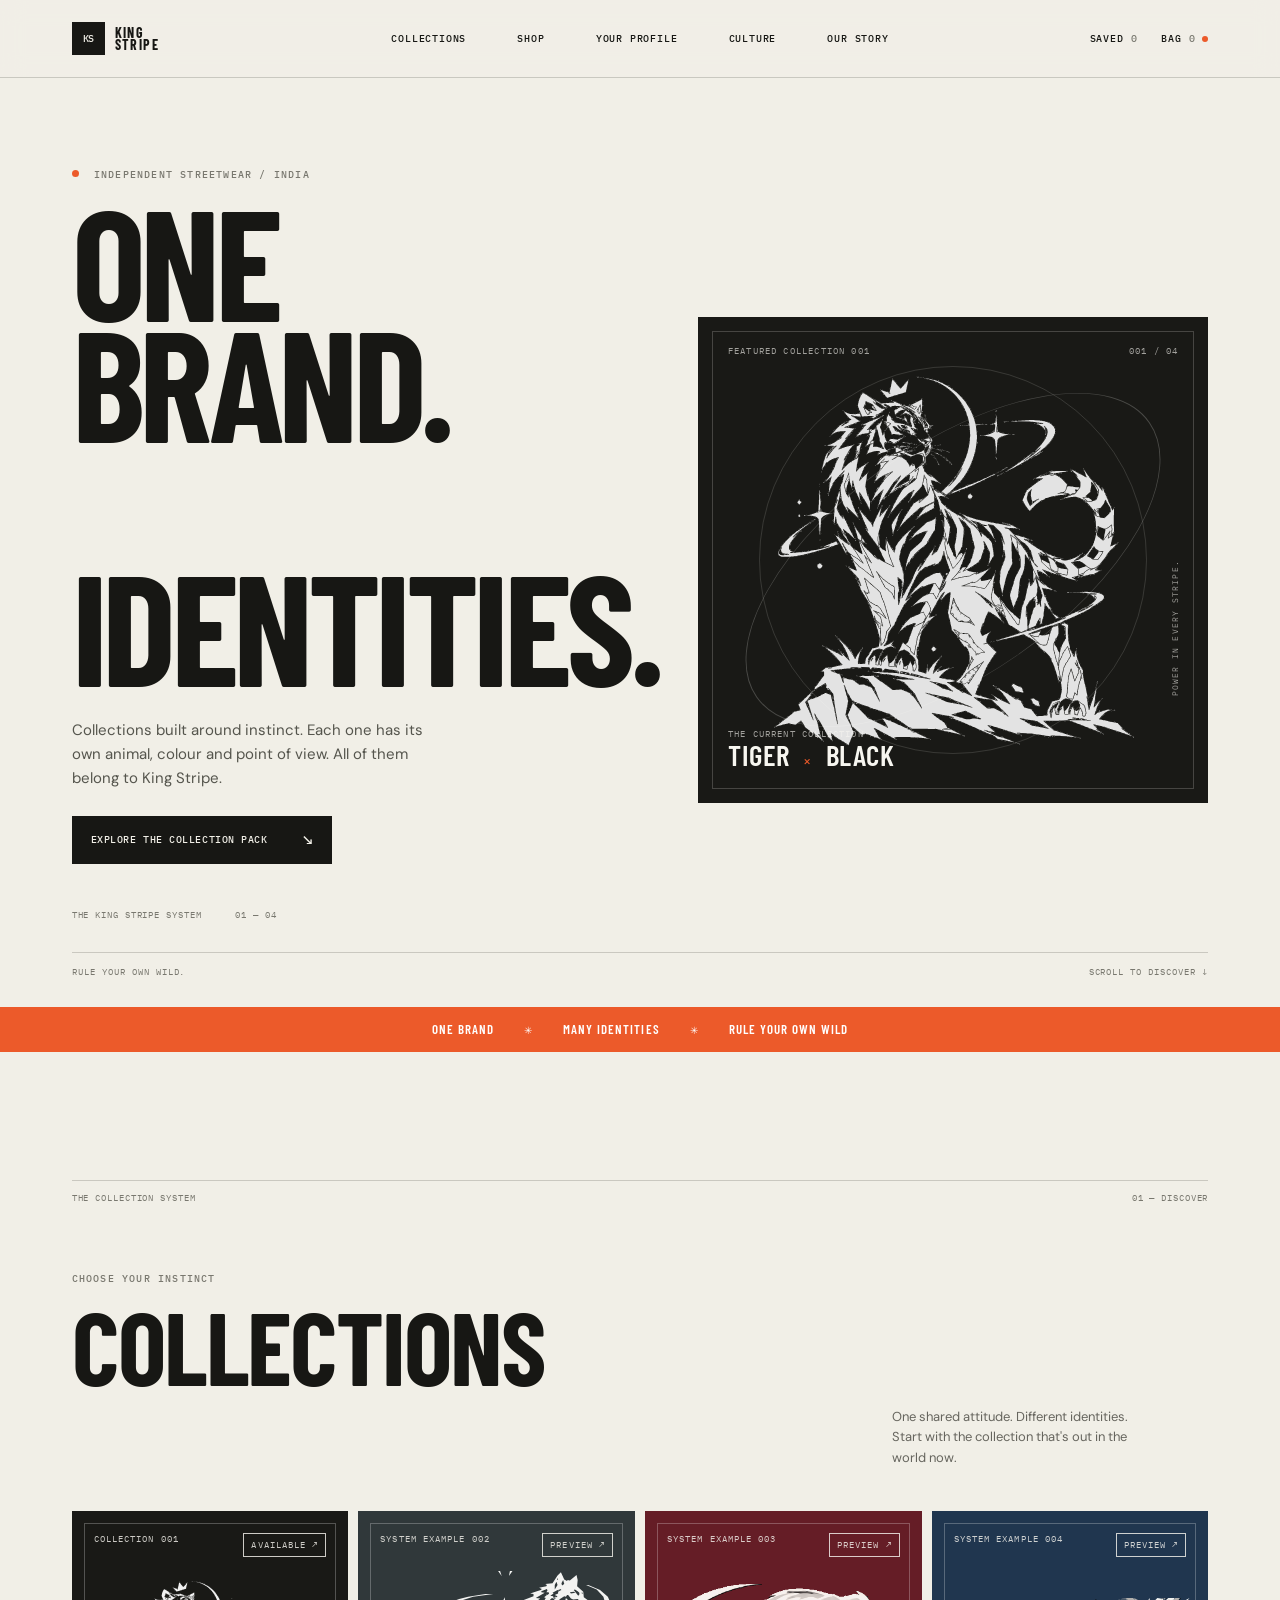
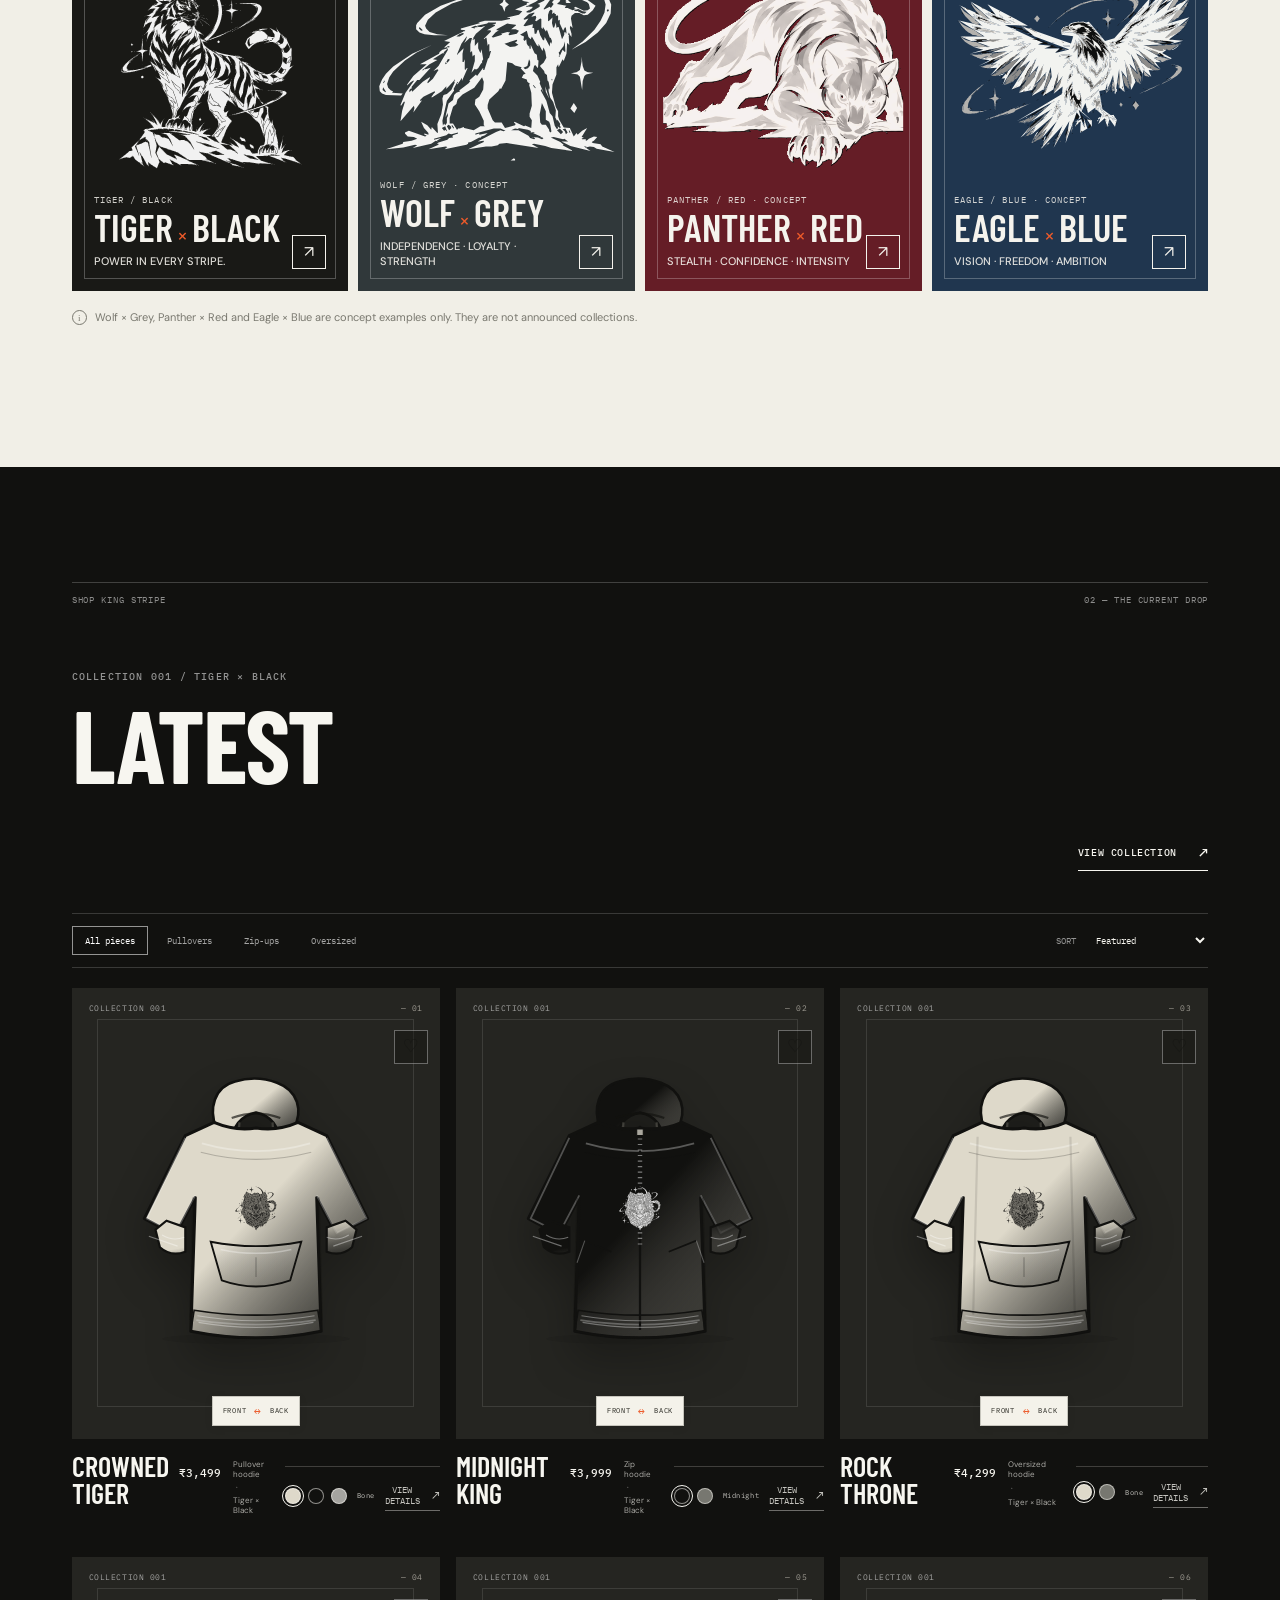
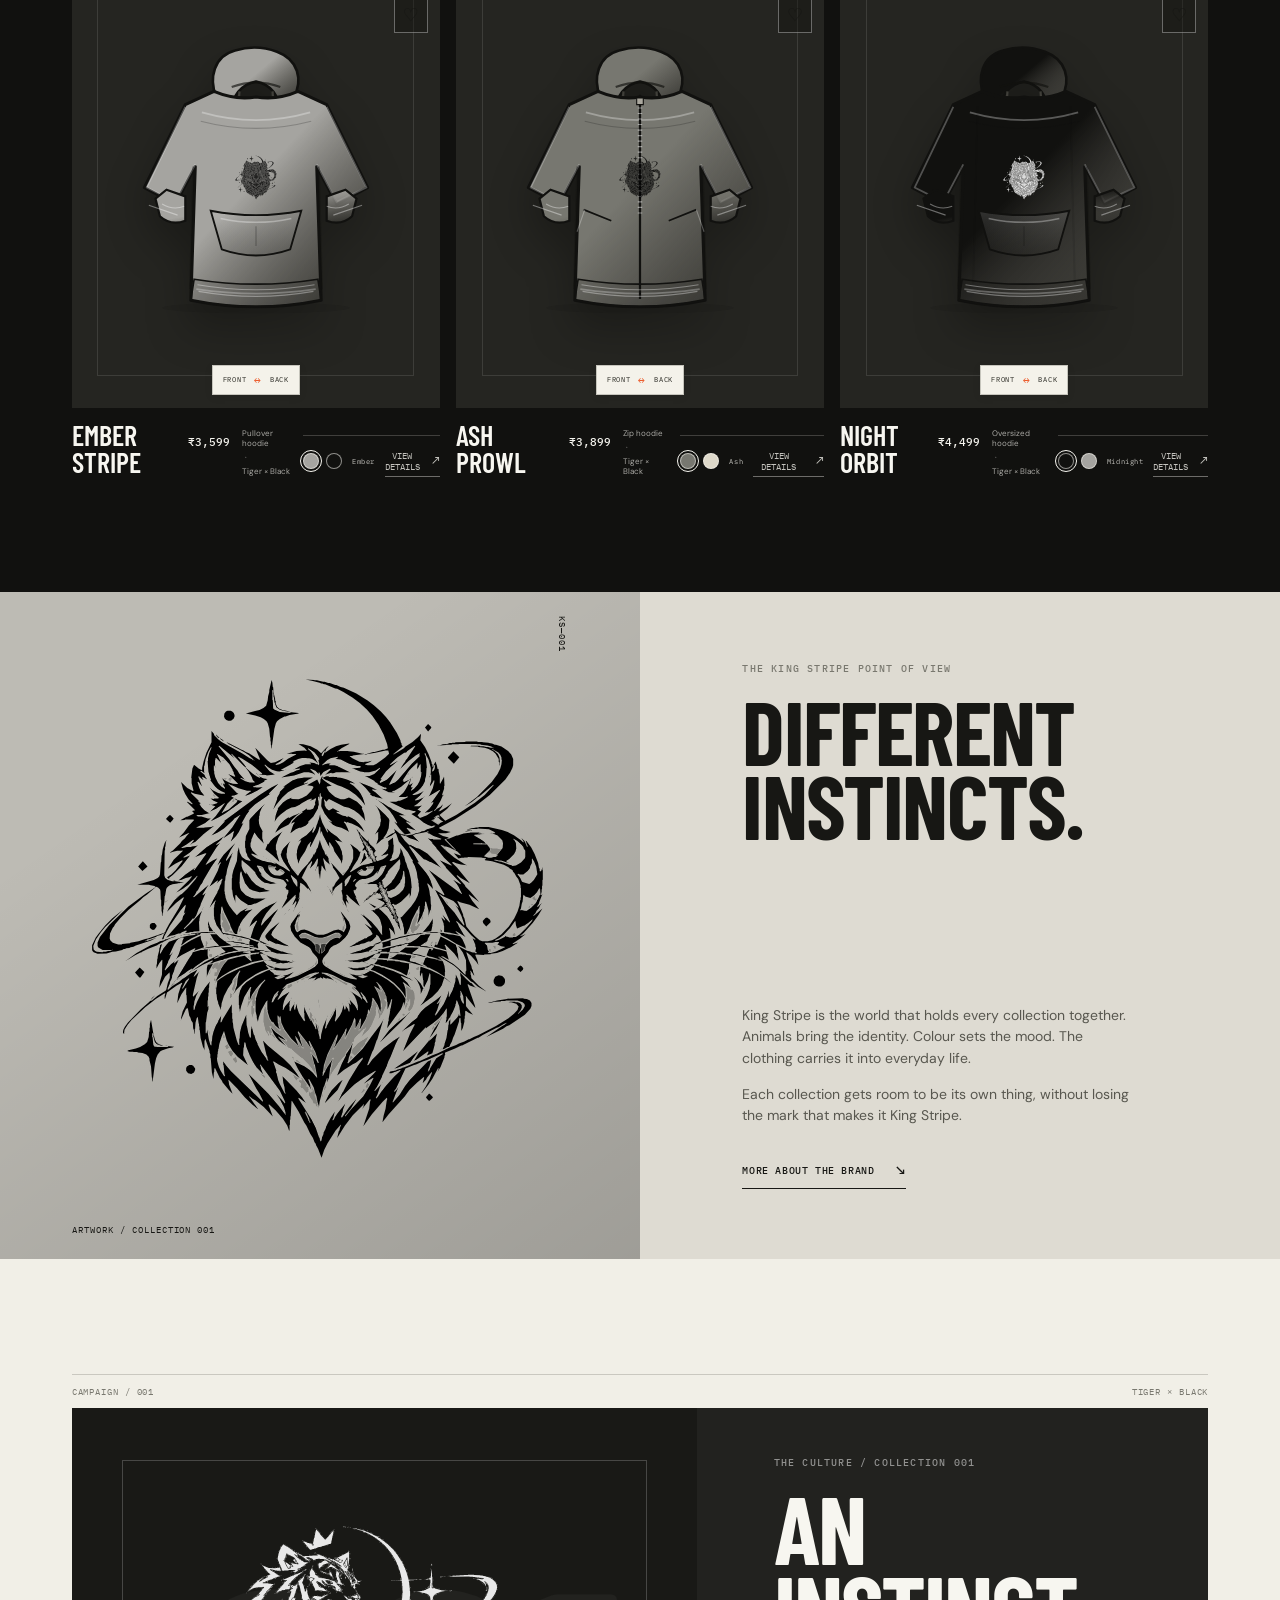
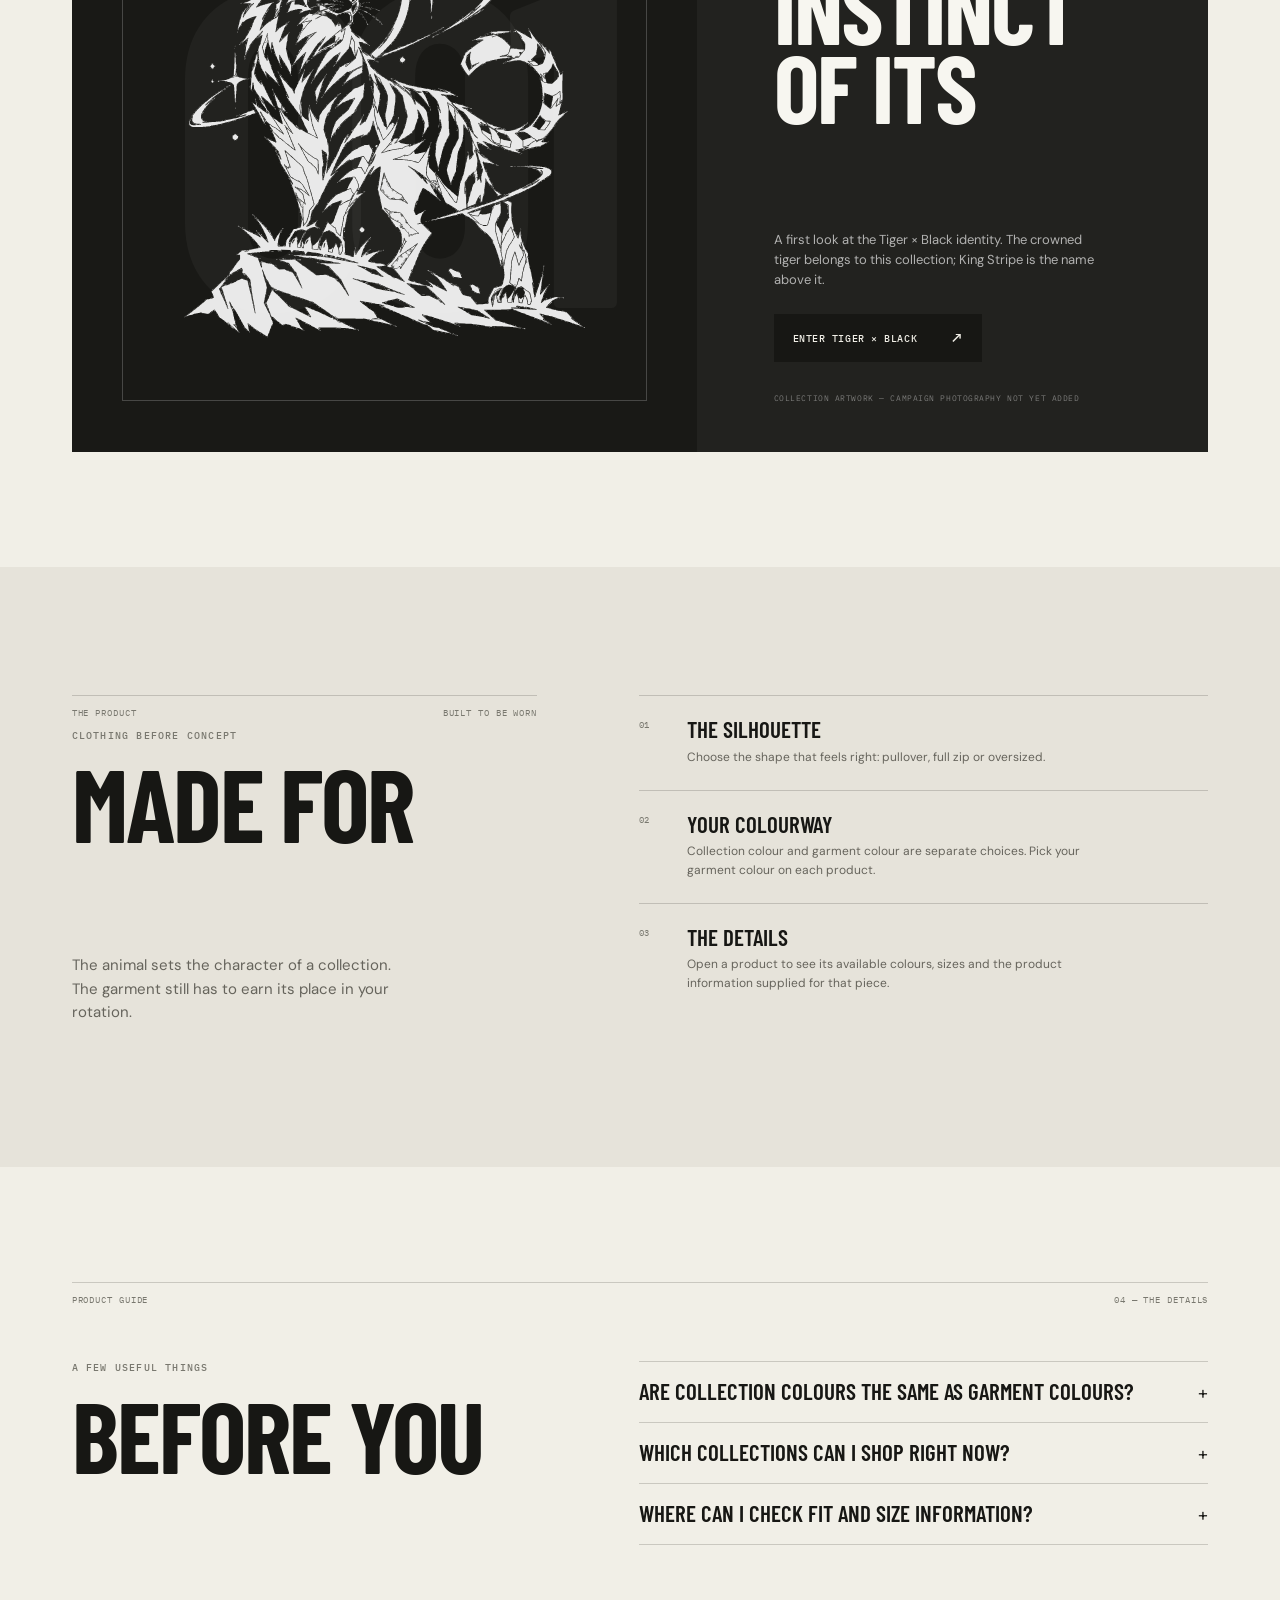
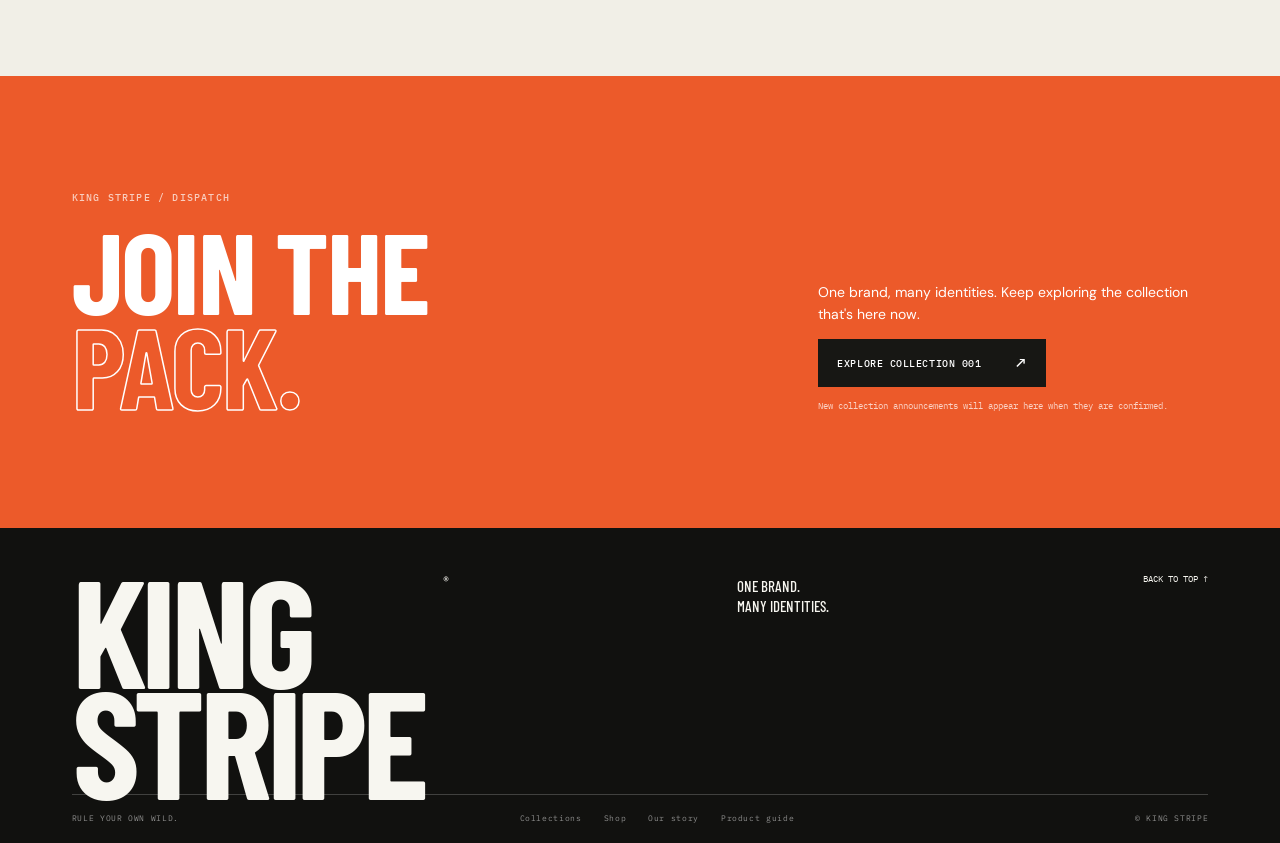
<file: index.html>
<!doctype html>
<html lang="en">
<head>
  <meta charset="utf-8">
  <meta name="viewport" content="width=device-width, initial-scale=1">
  <meta name="theme-color" content="#11110f">
  <title>King Stripe — One Brand. Many Identities.</title>
  <meta name="description" content="Discover King Stripe collections: animal identities, colour stories and streetwear built to be worn.">
  <link rel="preconnect" href="https://fonts.googleapis.com">
  <link rel="preconnect" href="https://fonts.gstatic.com" crossorigin>
  <link href="https://fonts.googleapis.com/css2?family=Barlow+Condensed:wght@500;600;700;800&family=DM+Sans:wght@400;500;600;700&family=IBM+Plex+Mono:wght@400;500&display=swap" rel="stylesheet">
  <link rel="stylesheet" href="assets/css/king-stripe-collections.css">
</head>
<body>
  <a class="skip" href="#main">Skip to content</a>
  <header class="header">
    <a class="wordmark" href="index.html" aria-label="King Stripe home"><span class="brand-mark" aria-hidden="true">KS</span><span>KING<br>STRIPE</span></a>
    <nav class="main-nav" aria-label="Main navigation">
      <a href="collections/index.html">Collections</a>
      <a href="#shop">Shop</a>
      <a href="profile.html">Your profile</a>
      <a href="#culture">Culture</a>
      <a href="#story">Our story</a>
    </nav>
    <div class="header-actions">
      <button class="icon-action wishlist-trigger" type="button" aria-label="Open wishlist">Saved <span data-wish-count>0</span></button>
      <button class="bag-trigger" type="button" aria-label="Open bag">Bag <span data-bag-count>0</span><span class="bag-dot"></span></button>
      <button class="menu-trigger" type="button" aria-expanded="false" aria-controls="mobile-nav" aria-label="Open menu"><i></i><i></i></button>
    </div>
  </header>
  <nav class="mobile-nav" id="mobile-nav" aria-label="Mobile navigation" hidden>
    <a href="collections/index.html">Collections <span>01</span></a><a href="#shop">Shop <span>02</span></a><a href="profile.html">Your profile <span>03</span></a><a href="#culture">Culture <span>04</span></a><a href="#story">Our story <span>05</span></a>
  </nav>

  <main id="main">
    <section class="hero" aria-labelledby="hero-title">
      <div class="hero-copy">
        <p class="eyebrow"><span class="eyebrow-dot"></span> Independent streetwear / India</p>
        <h1 id="hero-title">ONE BRAND.<br><em>MANY</em><br>IDENTITIES.</h1>
        <p class="hero-deck">Collections built around instinct. Each one has its own animal, colour and point of view. All of them belong to King Stripe.</p>
        <a class="button button-light" href="collections/index.html">Explore the collection pack <span aria-hidden="true">↘</span></a>
        <p class="hero-index"><span>THE KING STRIPE SYSTEM</span><span>01 — 04</span></p>
      </div>
      <div class="hero-art" aria-label="Tiger artwork for the current featured collection">
        <div class="hero-art-top"><span data-featured-label>FEATURED IDENTITY</span><span data-featured-number>001 / 004</span></div>
        <div class="hero-orbit orbit-one"></div><div class="hero-orbit orbit-two"></div>
        <img data-featured-art src="assets/tiger_crowned.svg" alt="Crowned tiger illustration representing the current collection">
        <div class="hero-art-label"><span>THE CURRENT COLLECTION</span><strong data-featured-title>TIGER <b>×</b> BLACK</strong></div>
        <span class="hero-side-note" data-featured-tagline>POWER · INSTINCT · PRESENCE</span>
      </div>
      <div class="hero-bottom"><span>RULE YOUR OWN WILD.</span><span>SCROLL TO DISCOVER ↓</span></div>
    </section>

    <div class="ticker" aria-label="One brand, many identities"><div>ONE BRAND <b>✳</b> MANY IDENTITIES <b>✳</b> RULE YOUR OWN WILD</div></div>

    <section class="collection-section section-shell" id="collections" aria-labelledby="collections-title">
      <div class="section-topline"><span>THE COLLECTION SYSTEM</span><span>01 — DISCOVER</span></div>
      <div class="section-heading-row"><div><p class="eyebrow">Choose your instinct</p><h2 id="collections-title">COLLECTIONS<br><em>WITH CHARACTER.</em></h2></div><p class="section-intro">One shared attitude. Different identities. Start with the collection that's out in the world now.</p></div>
      <div class="collection-grid" id="collection-grid"></div>
      <p class="concept-note"><span class="note-mark">i</span> Wolf × Grey, Panther × Red and Eagle × Blue are concept examples only. They are not announced collections.</p>
    </section>

    <section class="shop-section" id="shop" aria-labelledby="shop-title">
      <div class="section-shell">
        <div class="section-topline"><span>SHOP KING STRIPE</span><span>02 — THE CURRENT DROP</span></div>
        <div class="shop-title-row"><div><p class="eyebrow">Collection 001 / Tiger × Black</p><h2 id="shop-title">LATEST<br><em>PRODUCTS.</em></h2></div><a class="text-link" href="collections/tiger-black/index.html">View collection <span>↗</span></a></div>
        <div class="shop-toolbar"><div class="filter-list" role="group" aria-label="Filter products"><button class="filter active" data-filter="all" aria-pressed="true">All pieces</button><button class="filter" data-filter="Pullover" aria-pressed="false">Pullovers</button><button class="filter" data-filter="Zip" aria-pressed="false">Zip-ups</button><button class="filter" data-filter="Oversized" aria-pressed="false">Oversized</button></div><label class="sort-label">Sort <select id="product-sort" aria-label="Sort products"><option value="featured">Featured</option><option value="low">Price: low to high</option><option value="high">Price: high to low</option></select></label></div>
        <div class="product-grid" id="product-grid"></div>
      </div>
    </section>

    <section class="philosophy" id="story" aria-labelledby="philosophy-title">
      <div class="philosophy-image"><img src="assets/tiger_scarred.svg" alt="Crowned tiger artwork from Collection 001"><span class="image-caption">ARTWORK / COLLECTION 001</span><span class="image-number">KS—001</span></div>
      <div class="philosophy-copy"><p class="eyebrow">The King Stripe point of view</p><h2 id="philosophy-title">DIFFERENT<br>INSTINCTS.<br><em>ONE ATTITUDE.</em></h2><p>King Stripe is the world that holds every collection together. Animals bring the identity. Colour sets the mood. The clothing carries it into everyday life.</p><p>Each collection gets room to be its own thing, without losing the mark that makes it King Stripe.</p><a href="#culture" class="text-link">More about the brand <span>↘</span></a></div>
    </section>

    <section class="culture section-shell" id="culture" aria-labelledby="culture-title">
      <div class="section-topline"><span>CAMPAIGN / 001</span><span>TIGER × BLACK</span></div>
      <div class="culture-frame">
        <div class="culture-art"><div class="culture-cross"></div><img src="assets/tiger_crowned.svg" alt="Tiger artwork, the visual identity of Collection 001"></div>
        <div class="culture-copy"><p class="eyebrow">The culture / Collection 001</p><h2 id="culture-title">AN INSTINCT<br>OF ITS <em>OWN.</em></h2><p>A first look at the Tiger × Black identity. The crowned tiger belongs to this collection; King Stripe is the name above it.</p><a class="button button-light" href="collections/tiger-black/index.html">Enter Tiger × Black <span>↗</span></a><span class="culture-foot">COLLECTION ARTWORK — CAMPAIGN PHOTOGRAPHY NOT YET ADDED</span></div>
      </div>
    </section>

    <section class="garment-section" aria-labelledby="garment-title">
      <div class="section-shell garment-layout"><div><div class="section-topline"><span>THE PRODUCT</span><span>BUILT TO BE WORN</span></div><p class="eyebrow">Clothing before concept</p><h2 id="garment-title">MADE FOR<br><em>REAL LIFE.</em></h2><p class="garment-lede">The animal sets the character of a collection. The garment still has to earn its place in your rotation.</p></div><div class="garment-facts"><article><span>01</span><h3>THE SILHOUETTE</h3><p>Choose the shape that feels right: pullover, full zip or oversized.</p></article><article><span>02</span><h3>YOUR COLOURWAY</h3><p>Collection colour and garment colour are separate choices. Pick your garment colour on each product.</p></article><article><span>03</span><h3>THE DETAILS</h3><p>Open a product to see its available colours, sizes and the product information supplied for that piece.</p></article></div></div>
    </section>

    <section class="support section-shell" id="support" aria-labelledby="support-title"><div class="section-topline"><span>PRODUCT GUIDE</span><span>04 — THE DETAILS</span></div><div class="support-layout"><div><p class="eyebrow">A few useful things</p><h2 id="support-title">BEFORE YOU<br><em>CHOOSE.</em></h2></div><div class="support-list"><details><summary>Are collection colours the same as garment colours?</summary><p>No. A collection’s colour is part of its visual identity. Each product lists its own garment colourways separately.</p></details><details><summary>Which collections can I shop right now?</summary><p>Tiger × Black is the current collection represented in this preview. The other animal and colour combinations shown above are concept examples, not available releases.</p></details><details><summary>Where can I check fit and size information?</summary><p>Open a product to review its available sizes and product details. A verified size chart can be added when the final measurements are supplied.</p></details></div></div></section>

    <section class="newsletter" aria-labelledby="newsletter-title"><div class="section-shell newsletter-inner"><div><p class="eyebrow">King Stripe / Dispatch</p><h2 id="newsletter-title">JOIN THE<br><em>PACK.</em></h2></div><div><p>One brand, many identities. Keep exploring the collection that's here now.</p><a class="button button-dark" href="collections/tiger-black/index.html">Explore Collection 001 <span>↗</span></a><small>New collection announcements will appear here when they are confirmed.</small></div></div></section>

    <section class="collection-page section-shell" id="collection-page" hidden aria-labelledby="collection-page-title"></section>
  </main>

  <footer class="footer"><div class="footer-top"><a class="footer-brand" href="index.html">KING<br>STRIPE<span>®</span></a><p>One brand.<br>Many identities.</p><a class="back-top" href="#main">Back to top ↑</a></div><div class="footer-bottom"><span>RULE YOUR OWN WILD.</span><div><a href="collections/index.html">Collections</a><a href="#shop">Shop</a><a href="#story">Our story</a><a href="#support">Product guide</a></div><span>© KING STRIPE</span></div></footer>

  <dialog class="product-dialog" id="product-dialog" aria-labelledby="dialog-title"></dialog>
  <dialog class="bag-dialog" id="bag-dialog" aria-labelledby="bag-title"><div class="dialog-heading"><div><p class="eyebrow">King Stripe</p><h2 id="bag-title">YOUR BAG <span data-bag-count>0</span></h2></div><button class="close-dialog" data-close="bag-dialog" aria-label="Close bag">×</button></div><div id="bag-content"></div><div id="bag-footer"></div></dialog>
  <dialog class="bag-dialog wish-dialog" id="wish-dialog" aria-labelledby="wish-title"><div class="dialog-heading"><div><p class="eyebrow">Keep an eye on it</p><h2 id="wish-title">SAVED PIECES <span data-wish-count>0</span></h2></div><button class="close-dialog" data-close="wish-dialog" aria-label="Close saved pieces">×</button></div><div id="wish-content"></div></dialog>
  <dialog class="checkout-dialog" id="checkout-dialog" aria-labelledby="checkout-title"><div class="dialog-heading"><div><p class="eyebrow">Preview checkout</p><h2 id="checkout-title">YOUR DETAILS</h2></div><button class="close-dialog" data-close="checkout-dialog" aria-label="Close checkout">×</button></div><form id="checkout-form"><p>This demo does not send your details or process a payment.</p><label>Name<input name="name" required autocomplete="name"></label><label>Email<input name="email" type="email" required autocomplete="email"></label><label>Delivery address<textarea name="address" required autocomplete="street-address"></textarea></label><button class="checkout-button" type="submit">Review demo order</button></form></dialog>
  <div class="toast" id="toast" role="status" aria-live="polite"></div>
  <script src="assets/js/king-stripe-collections.js" defer></script>
</body>
</html>
</file>
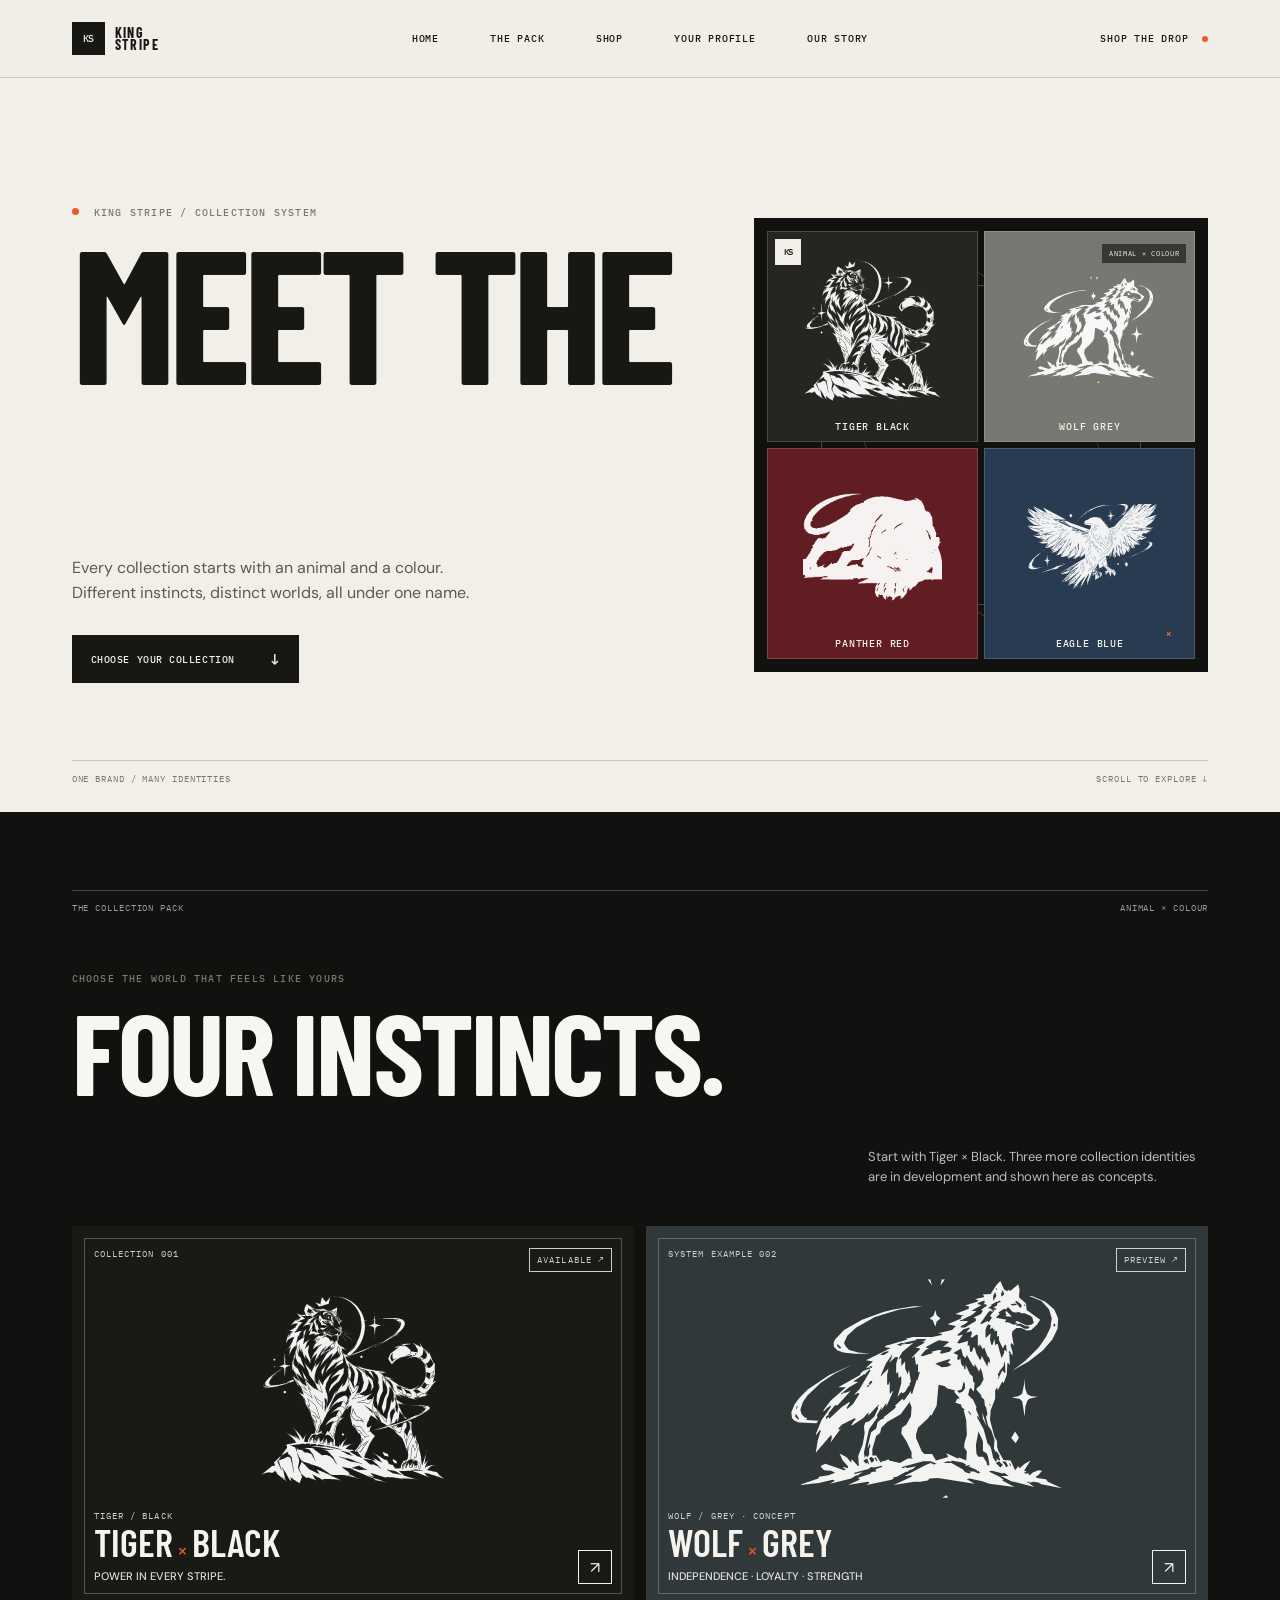
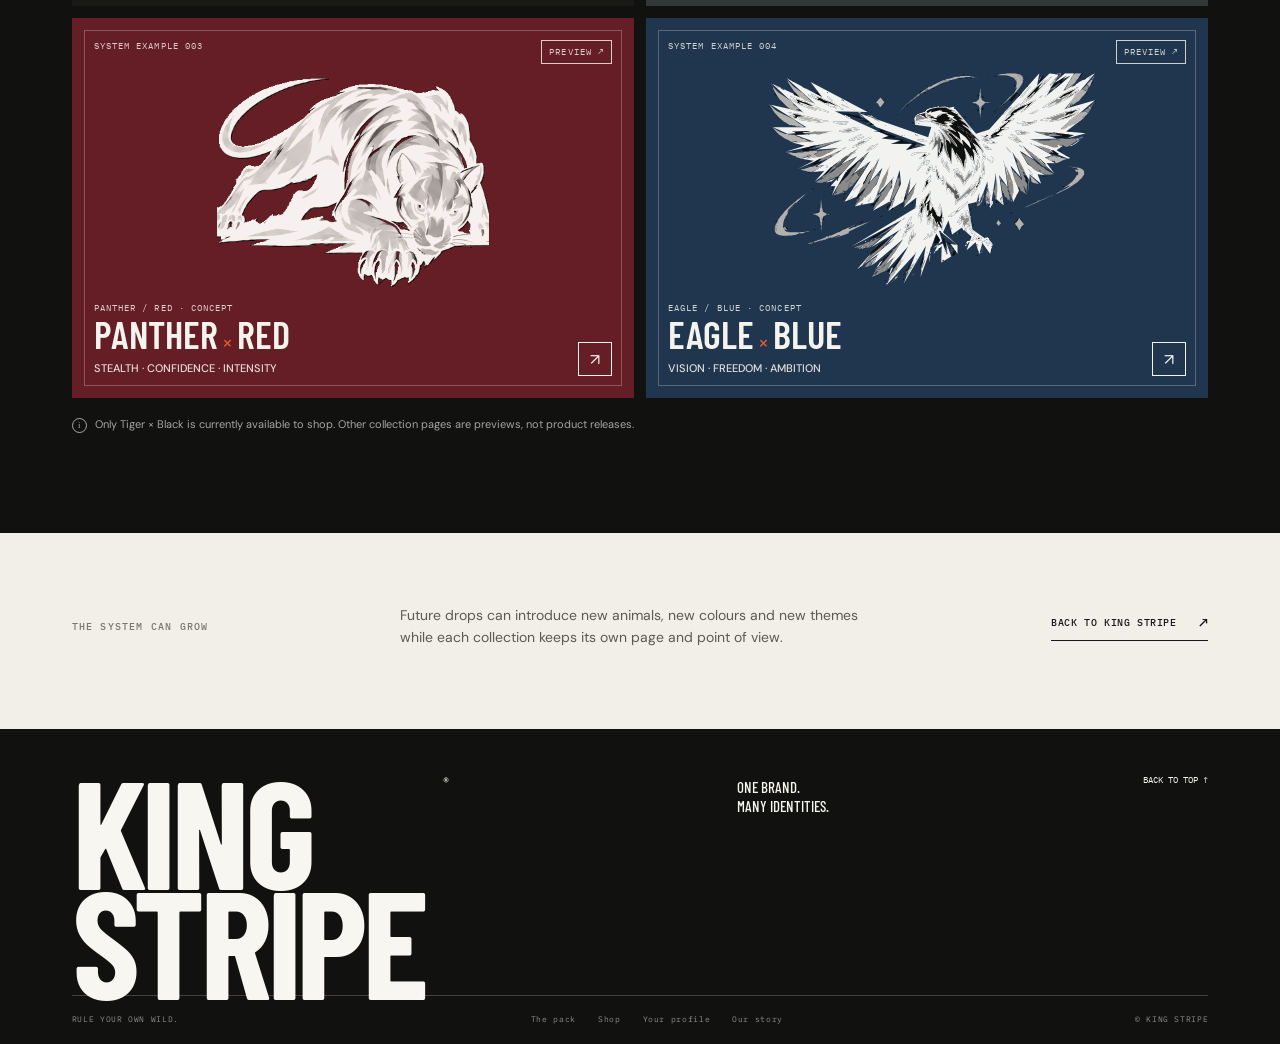
<file: collections/index.html>
<!doctype html>
<html lang="en">
<head>
  <meta charset="utf-8"><meta name="viewport" content="width=device-width, initial-scale=1"><meta name="theme-color" content="#11110f">
  <meta name="description" content="Meet the King Stripe pack: animal identities paired with their own colour worlds.">
  <title>The Collection Pack — King Stripe</title>
  <link rel="preconnect" href="https://fonts.googleapis.com"><link rel="preconnect" href="https://fonts.gstatic.com" crossorigin>
  <link href="https://fonts.googleapis.com/css2?family=Barlow+Condensed:wght@500;600;700;800&family=DM+Sans:wght@400;500;600;700&family=IBM+Plex+Mono:wght@400;500&display=swap" rel="stylesheet">
  <link rel="stylesheet" href="../assets/css/king-stripe-collections.css">
</head>
<body data-page="collection-hub" data-asset-prefix="../" data-collection-base="">
  <a class="skip" href="#main">Skip to content</a>
  <header class="header"><a class="wordmark" href="../index.html" aria-label="King Stripe home"><span class="brand-mark" aria-hidden="true">KS</span><span>KING<br>STRIPE</span></a><nav class="main-nav" aria-label="Main navigation"><a href="../index.html">Home</a><a href="#the-pack">The pack</a><a href="../index.html#shop">Shop</a><a href="../profile.html">Your profile</a><a href="../index.html#story">Our story</a></nav><div class="header-actions"><a class="bag-trigger" href="../index.html#shop">SHOP THE DROP <span class="bag-dot"></span></a><button class="menu-trigger" type="button" aria-expanded="false" aria-controls="mobile-nav" aria-label="Open menu"><i></i><i></i></button></div></header><nav class="mobile-nav" id="mobile-nav" aria-label="Mobile navigation" hidden><a href="../index.html">Home <span>01</span></a><a href="#the-pack">The pack <span>02</span></a><a href="../index.html#shop">Shop <span>03</span></a><a href="../profile.html">Your profile <span>04</span></a><a href="../index.html#story">Our story <span>04</span></a></nav>
  <main id="main">
    <section class="pack-hero section-shell"><div><p class="eyebrow"><span class="eyebrow-dot"></span> KING STRIPE / COLLECTION SYSTEM</p><h1>MEET THE<br><em>PACK.</em></h1><p>Every collection starts with an animal and a colour. Different instincts, distinct worlds, all under one name.</p><a class="button button-light" href="#the-pack">Choose your collection <span>↓</span></a></div><div class="pack-hero-mark" aria-label="Explore the King Stripe animal collections"><div class="pack-hero-art-grid"><a href="tiger-black/index.html" aria-label="Tiger × Black collection"><img src="../assets/tiger_crowned.svg" alt=""><span>TIGER <b>×</b> BLACK</span></a><a href="wolf-grey/index.html" aria-label="Wolf × Grey collection preview"><img src="../assets/collections/wolf-grey.svg" alt=""><span>WOLF <b>×</b> GREY</span></a><a href="panther-red/index.html" aria-label="Panther × Red collection preview"><img src="../assets/collections/panther-red.png" alt=""><span>PANTHER <b>×</b> RED</span></a><a href="eagle-blue/index.html" aria-label="Eagle × Blue collection preview"><img src="../assets/collections/eagle-blue.svg" alt=""><span>EAGLE <b>×</b> BLUE</span></a></div><span class="pack-monogram" aria-hidden="true">KS</span><i>ANIMAL × COLOUR</i></div><div class="pack-hero-foot"><span>ONE BRAND / MANY IDENTITIES</span><span>SCROLL TO EXPLORE ↓</span></div></section>
    <section class="pack-section section-shell" id="the-pack"><div class="section-topline"><span>THE COLLECTION PACK</span><span>ANIMAL × COLOUR</span></div><div class="pack-heading"><div><p class="eyebrow">Choose the world that feels like yours</p><h2>FOUR INSTINCTS.<br><em>ONE PACK.</em></h2></div><p>Start with Tiger × Black. Three more collection identities are in development and shown here as concepts.</p></div><div class="collection-grid" id="collection-grid"></div><p class="concept-note"><span class="note-mark">i</span> Only Tiger × Black is currently available to shop. Other collection pages are previews, not product releases.</p></section>
    <section class="pack-future section-shell"><span class="eyebrow">THE SYSTEM CAN GROW</span><p>Future drops can introduce new animals, new colours and new themes while each collection keeps its own page and point of view.</p><a class="text-link" href="../index.html">Back to King Stripe <span>↗</span></a></section>
  </main>
  <footer class="footer"><div class="footer-top"><a class="footer-brand" href="../index.html">KING<br>STRIPE<span>®</span></a><p>One brand.<br>Many identities.</p><a class="back-top" href="#main">Back to top ↑</a></div><div class="footer-bottom"><span>RULE YOUR OWN WILD.</span><div><a href="#the-pack">The pack</a><a href="../index.html#shop">Shop</a><a href="../profile.html">Your profile</a><a href="../index.html#story">Our story</a></div><span>© KING STRIPE</span></div></footer>
  <script src="../assets/js/king-stripe-collections.js" defer></script>
</body>
</html>
</file>
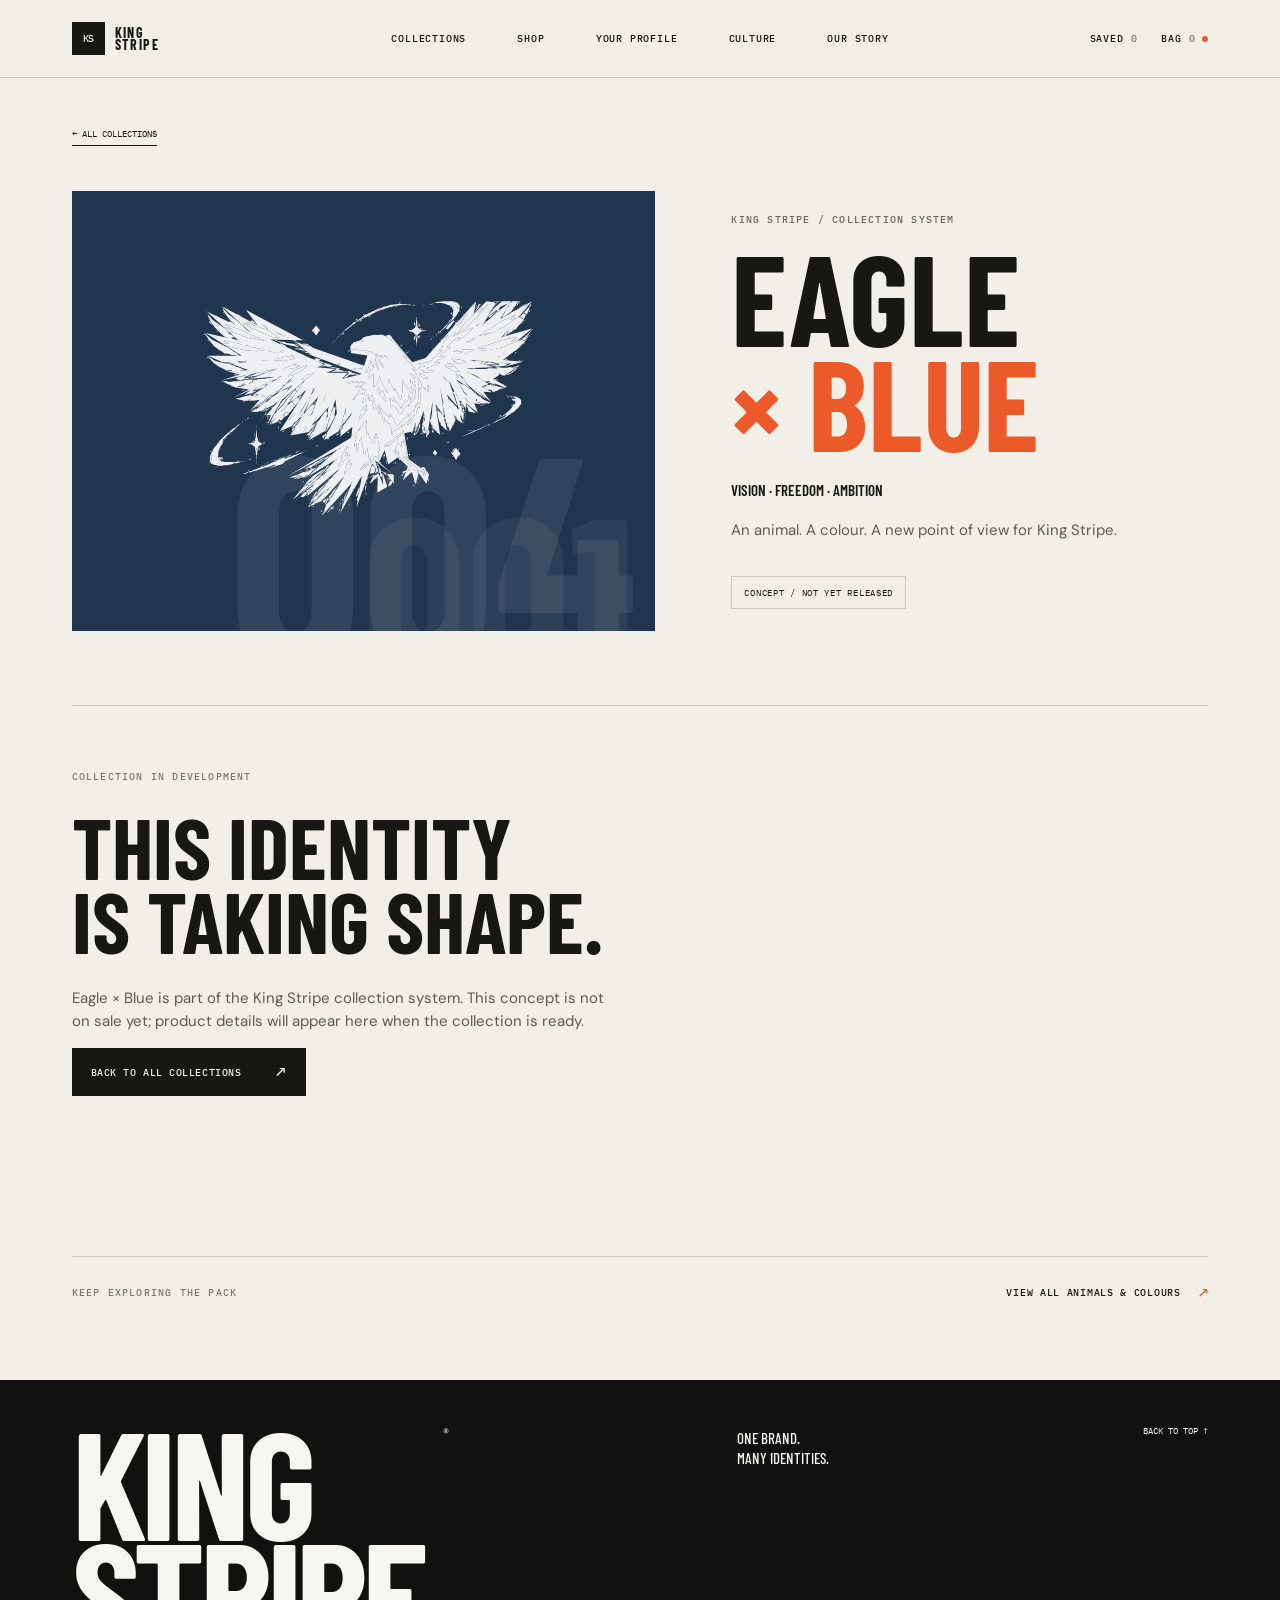
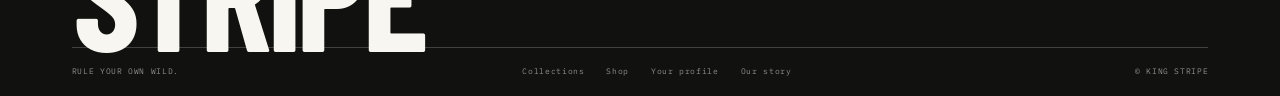
<file: collections/eagle-blue/index.html>
<!doctype html>
<html lang="en">
<head>
  <meta charset="utf-8">
  <meta name="viewport" content="width=device-width, initial-scale=1">
  <meta name="theme-color" content="#11110f">
  <meta name="description" content="Explore the King Stripe Eagle × Blue collection identity and available pieces.">
  <title>Eagle × Blue — King Stripe</title>
  <link rel="preconnect" href="https://fonts.googleapis.com">
  <link rel="preconnect" href="https://fonts.gstatic.com" crossorigin>
  <link href="https://fonts.googleapis.com/css2?family=Barlow+Condensed:wght@500;600;700;800&family=DM+Sans:wght@400;500;600;700&family=IBM+Plex+Mono:wght@400;500&display=swap" rel="stylesheet">
  <link rel="stylesheet" href="../../assets/css/king-stripe-collections.css">
</head>
<body data-page="collection" data-slug="eagle-blue" data-asset-prefix="../../">
  <a class="skip" href="#main">Skip to content</a>
  <header class="header">
    <a class="wordmark" href="../../index.html" aria-label="King Stripe home"><span class="brand-mark" aria-hidden="true">KS</span><span>KING<br>STRIPE</span></a>
    <nav class="main-nav" aria-label="Main navigation"><a href="../index.html">Collections</a><a href="../../index.html#shop">Shop</a><a href="../../profile.html">Your profile</a><a href="../../index.html#culture">Culture</a><a href="../../index.html#story">Our story</a></nav>
    <div class="header-actions"><button class="icon-action wishlist-trigger" type="button" aria-label="Open wishlist">Saved <span data-wish-count>0</span></button><button class="bag-trigger" type="button" aria-label="Open bag">Bag <span data-bag-count>0</span><span class="bag-dot"></span></button><button class="menu-trigger" type="button" aria-expanded="false" aria-controls="mobile-nav" aria-label="Open menu"><i></i><i></i></button></div>
  </header>
  <nav class="mobile-nav" id="mobile-nav" aria-label="Mobile navigation" hidden><a href="../index.html">Collections <span>01</span></a><a href="../../index.html#shop">Shop <span>02</span></a><a href="../../profile.html">Your profile <span>03</span></a><a href="../../index.html#culture">Culture <span>03</span></a><a href="../../index.html#story">Our story <span>04</span></a></nav>
  <main id="main" class="section-shell collection-route-main">
    <section class="collection-page" id="collection-page" aria-labelledby="collection-page-title"></section>
  </main>
  <footer class="footer"><div class="footer-top"><a class="footer-brand" href="../../index.html">KING<br>STRIPE<span>®</span></a><p>One brand.<br>Many identities.</p><a class="back-top" href="#main">Back to top ↑</a></div><div class="footer-bottom"><span>RULE YOUR OWN WILD.</span><div><a href="../index.html">Collections</a><a href="../../index.html#shop">Shop</a><a href="../../profile.html">Your profile</a><a href="../../index.html#story">Our story</a></div><span>© KING STRIPE</span></div></footer>
  <dialog class="product-dialog" id="product-dialog" aria-labelledby="dialog-title"></dialog>
  <dialog class="bag-dialog" id="bag-dialog" aria-labelledby="bag-title"><div class="dialog-heading"><div><p class="eyebrow">King Stripe</p><h2 id="bag-title">YOUR BAG <span data-bag-count>0</span></h2></div><button class="close-dialog" data-close="bag-dialog" aria-label="Close bag">×</button></div><div id="bag-content"></div><div id="bag-footer"></div></dialog>
  <dialog class="bag-dialog wish-dialog" id="wish-dialog" aria-labelledby="wish-title"><div class="dialog-heading"><div><p class="eyebrow">Keep an eye on it</p><h2 id="wish-title">SAVED PIECES <span data-wish-count>0</span></h2></div><button class="close-dialog" data-close="wish-dialog" aria-label="Close saved pieces">×</button></div><div id="wish-content"></div></dialog>
  <dialog class="checkout-dialog" id="checkout-dialog" aria-labelledby="checkout-title"><div class="dialog-heading"><div><p class="eyebrow">Preview checkout</p><h2 id="checkout-title">YOUR DETAILS</h2></div><button class="close-dialog" data-close="checkout-dialog" aria-label="Close checkout">×</button></div><form id="checkout-form"><p>This demo does not send your details or process a payment.</p><label>Name<input name="name" required autocomplete="name"></label><label>Email<input name="email" type="email" required autocomplete="email"></label><label>Delivery address<textarea name="address" required autocomplete="street-address"></textarea></label><button class="checkout-button" type="submit">Review demo order</button></form></dialog>
  <div class="toast" id="toast" role="status" aria-live="polite"></div>
  <script src="../../assets/js/king-stripe-collections.js" defer></script>
</body>
</html>
</file>
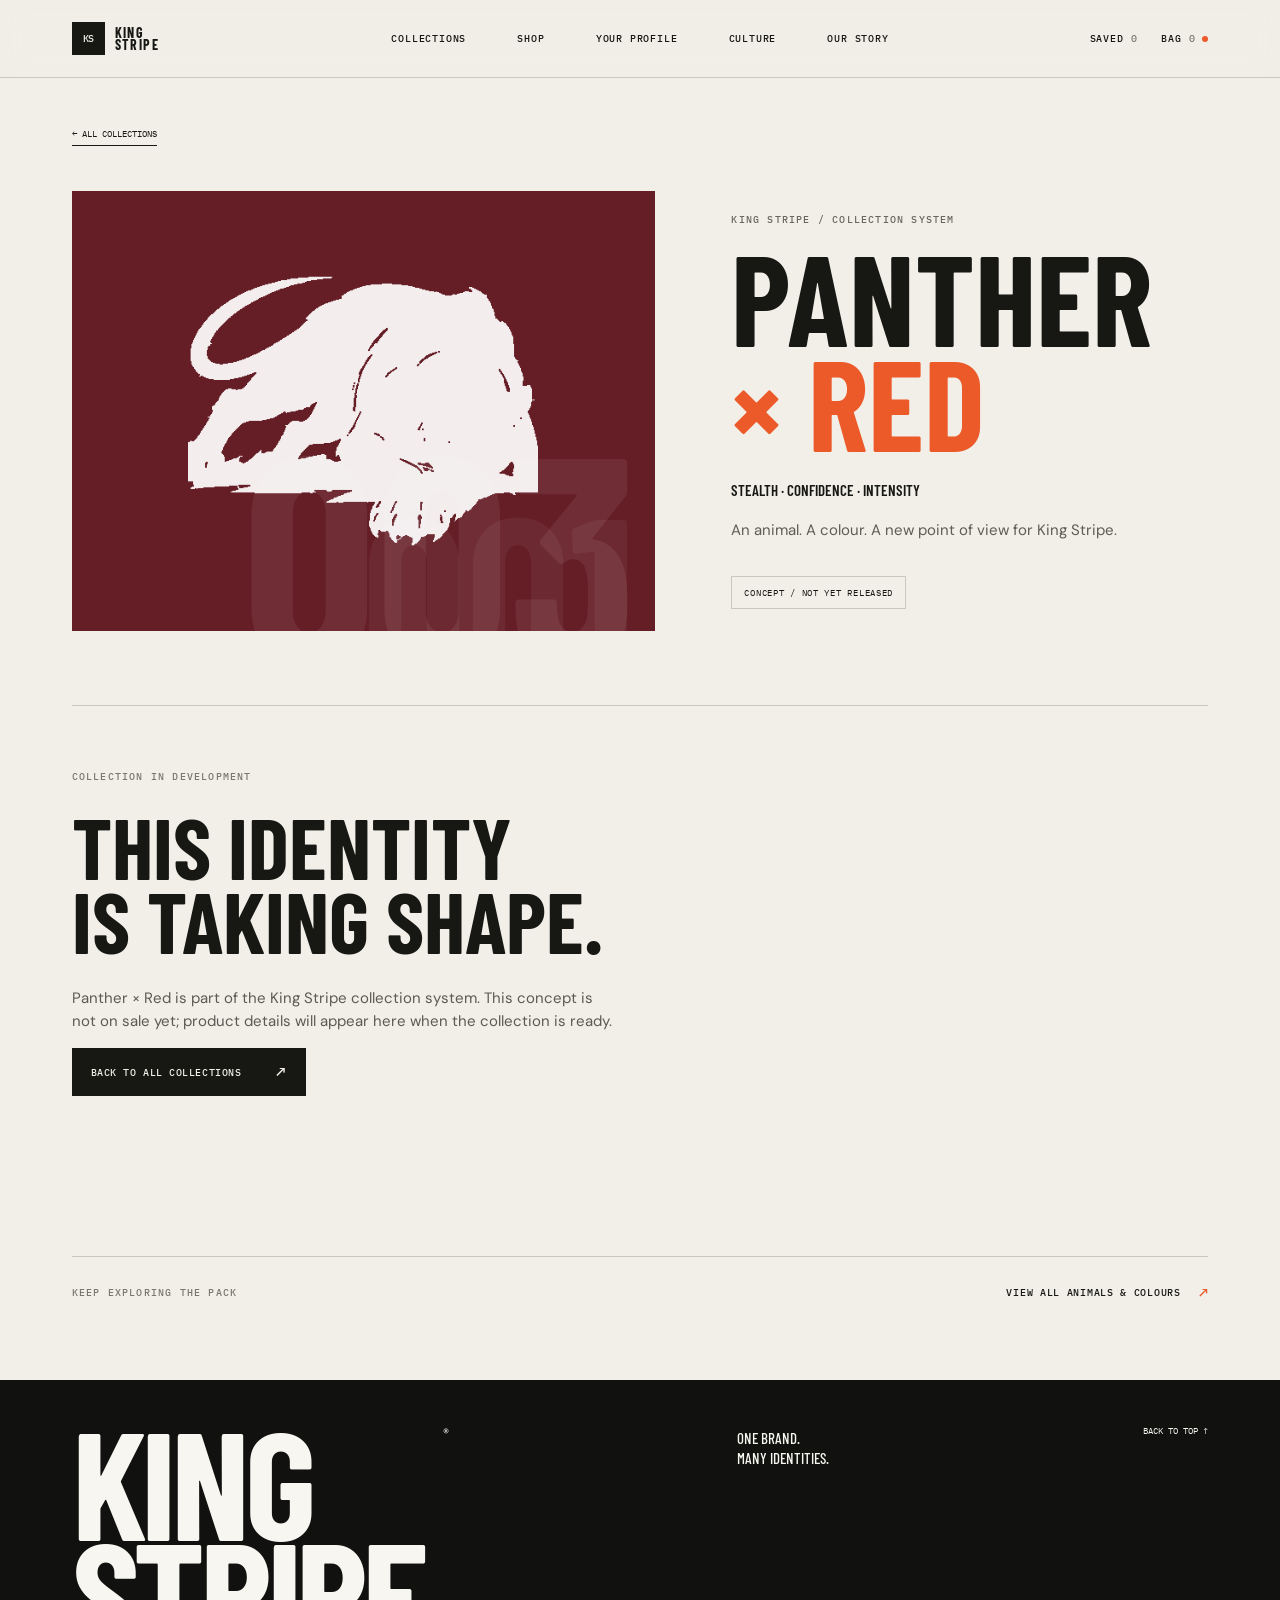
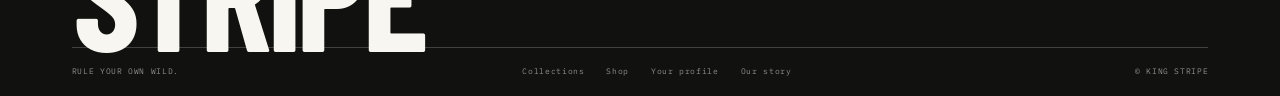
<file: collections/panther-red/index.html>
<!doctype html>
<html lang="en">
<head>
  <meta charset="utf-8">
  <meta name="viewport" content="width=device-width, initial-scale=1">
  <meta name="theme-color" content="#11110f">
  <meta name="description" content="Explore the King Stripe Panther × Red collection identity and available pieces.">
  <title>Panther × Red — King Stripe</title>
  <link rel="preconnect" href="https://fonts.googleapis.com">
  <link rel="preconnect" href="https://fonts.gstatic.com" crossorigin>
  <link href="https://fonts.googleapis.com/css2?family=Barlow+Condensed:wght@500;600;700;800&family=DM+Sans:wght@400;500;600;700&family=IBM+Plex+Mono:wght@400;500&display=swap" rel="stylesheet">
  <link rel="stylesheet" href="../../assets/css/king-stripe-collections.css">
</head>
<body data-page="collection" data-slug="panther-red" data-asset-prefix="../../">
  <a class="skip" href="#main">Skip to content</a>
  <header class="header">
    <a class="wordmark" href="../../index.html" aria-label="King Stripe home"><span class="brand-mark" aria-hidden="true">KS</span><span>KING<br>STRIPE</span></a>
    <nav class="main-nav" aria-label="Main navigation"><a href="../index.html">Collections</a><a href="../../index.html#shop">Shop</a><a href="../../profile.html">Your profile</a><a href="../../index.html#culture">Culture</a><a href="../../index.html#story">Our story</a></nav>
    <div class="header-actions"><button class="icon-action wishlist-trigger" type="button" aria-label="Open wishlist">Saved <span data-wish-count>0</span></button><button class="bag-trigger" type="button" aria-label="Open bag">Bag <span data-bag-count>0</span><span class="bag-dot"></span></button><button class="menu-trigger" type="button" aria-expanded="false" aria-controls="mobile-nav" aria-label="Open menu"><i></i><i></i></button></div>
  </header>
  <nav class="mobile-nav" id="mobile-nav" aria-label="Mobile navigation" hidden><a href="../index.html">Collections <span>01</span></a><a href="../../index.html#shop">Shop <span>02</span></a><a href="../../profile.html">Your profile <span>03</span></a><a href="../../index.html#culture">Culture <span>03</span></a><a href="../../index.html#story">Our story <span>04</span></a></nav>
  <main id="main" class="section-shell collection-route-main">
    <section class="collection-page" id="collection-page" aria-labelledby="collection-page-title"></section>
  </main>
  <footer class="footer"><div class="footer-top"><a class="footer-brand" href="../../index.html">KING<br>STRIPE<span>®</span></a><p>One brand.<br>Many identities.</p><a class="back-top" href="#main">Back to top ↑</a></div><div class="footer-bottom"><span>RULE YOUR OWN WILD.</span><div><a href="../index.html">Collections</a><a href="../../index.html#shop">Shop</a><a href="../../profile.html">Your profile</a><a href="../../index.html#story">Our story</a></div><span>© KING STRIPE</span></div></footer>
  <dialog class="product-dialog" id="product-dialog" aria-labelledby="dialog-title"></dialog>
  <dialog class="bag-dialog" id="bag-dialog" aria-labelledby="bag-title"><div class="dialog-heading"><div><p class="eyebrow">King Stripe</p><h2 id="bag-title">YOUR BAG <span data-bag-count>0</span></h2></div><button class="close-dialog" data-close="bag-dialog" aria-label="Close bag">×</button></div><div id="bag-content"></div><div id="bag-footer"></div></dialog>
  <dialog class="bag-dialog wish-dialog" id="wish-dialog" aria-labelledby="wish-title"><div class="dialog-heading"><div><p class="eyebrow">Keep an eye on it</p><h2 id="wish-title">SAVED PIECES <span data-wish-count>0</span></h2></div><button class="close-dialog" data-close="wish-dialog" aria-label="Close saved pieces">×</button></div><div id="wish-content"></div></dialog>
  <dialog class="checkout-dialog" id="checkout-dialog" aria-labelledby="checkout-title"><div class="dialog-heading"><div><p class="eyebrow">Preview checkout</p><h2 id="checkout-title">YOUR DETAILS</h2></div><button class="close-dialog" data-close="checkout-dialog" aria-label="Close checkout">×</button></div><form id="checkout-form"><p>This demo does not send your details or process a payment.</p><label>Name<input name="name" required autocomplete="name"></label><label>Email<input name="email" type="email" required autocomplete="email"></label><label>Delivery address<textarea name="address" required autocomplete="street-address"></textarea></label><button class="checkout-button" type="submit">Review demo order</button></form></dialog>
  <div class="toast" id="toast" role="status" aria-live="polite"></div>
  <script src="../../assets/js/king-stripe-collections.js" defer></script>
</body>
</html>
</file>
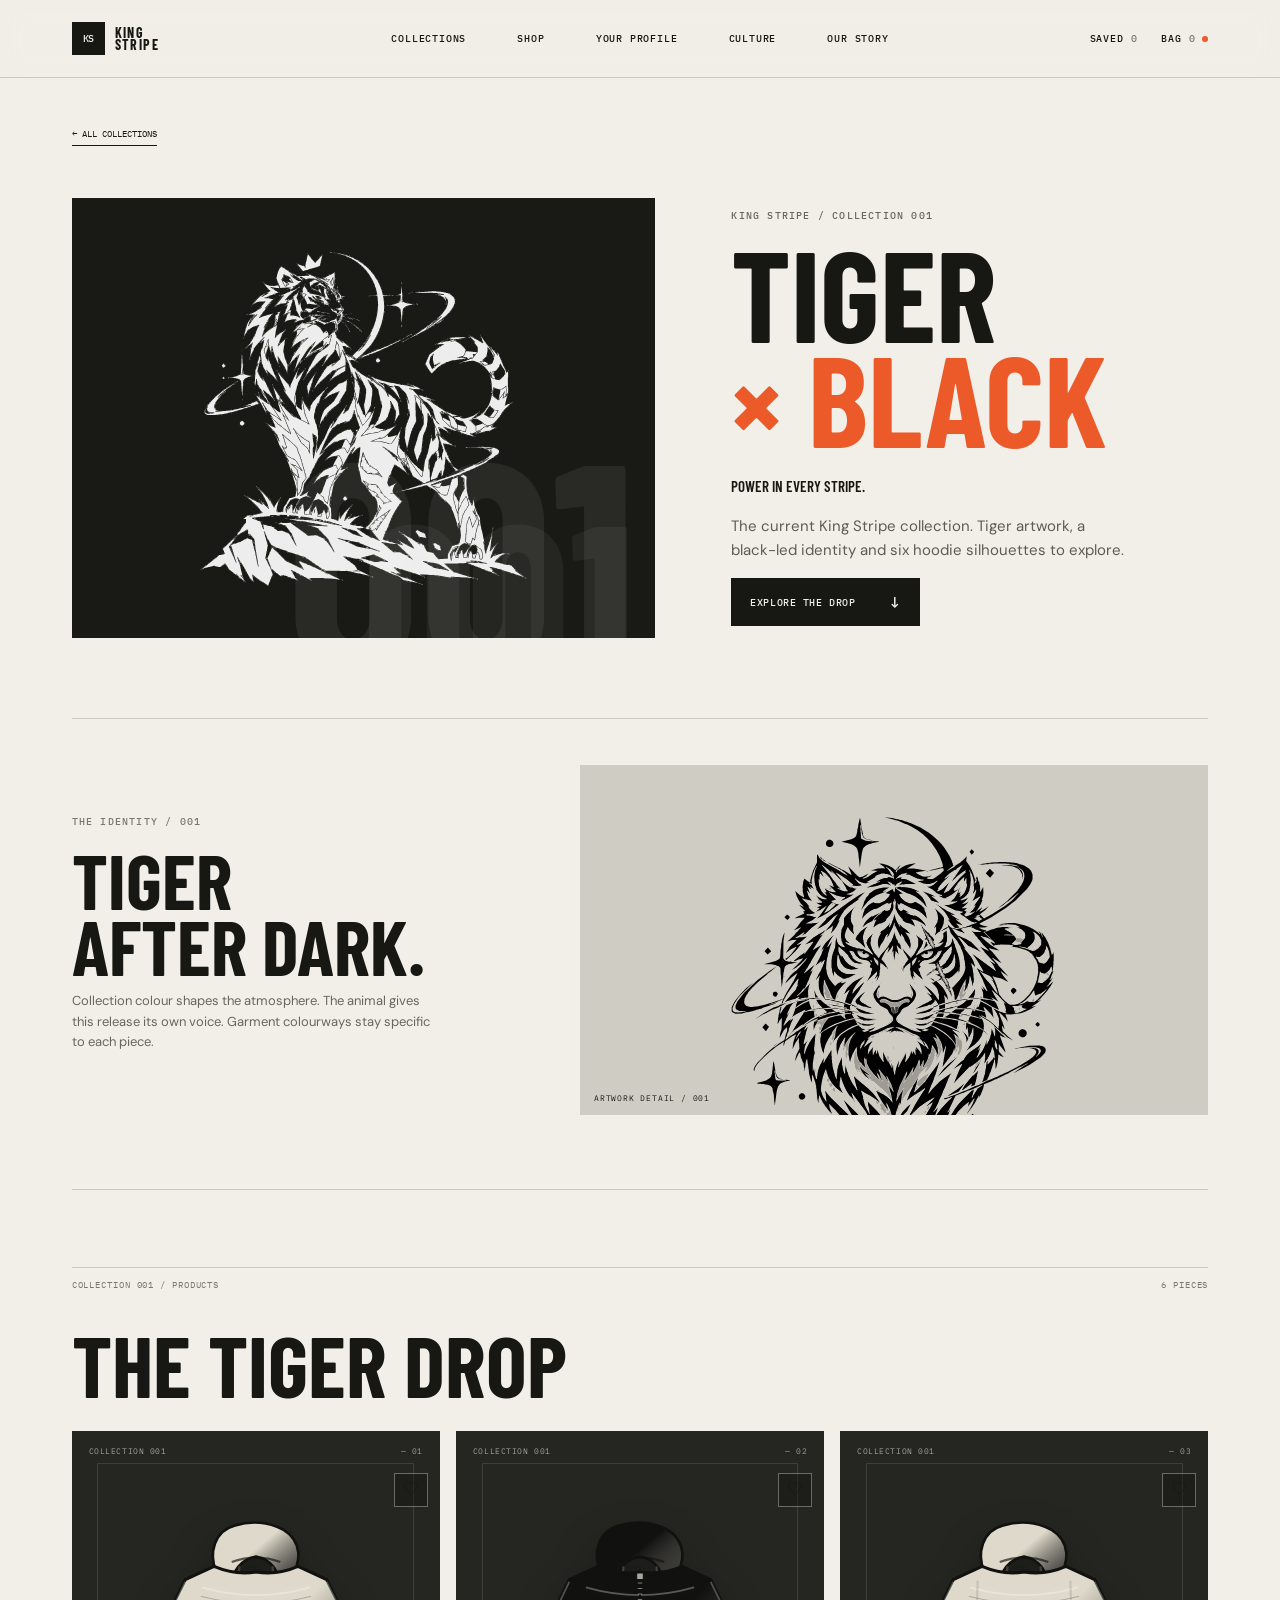
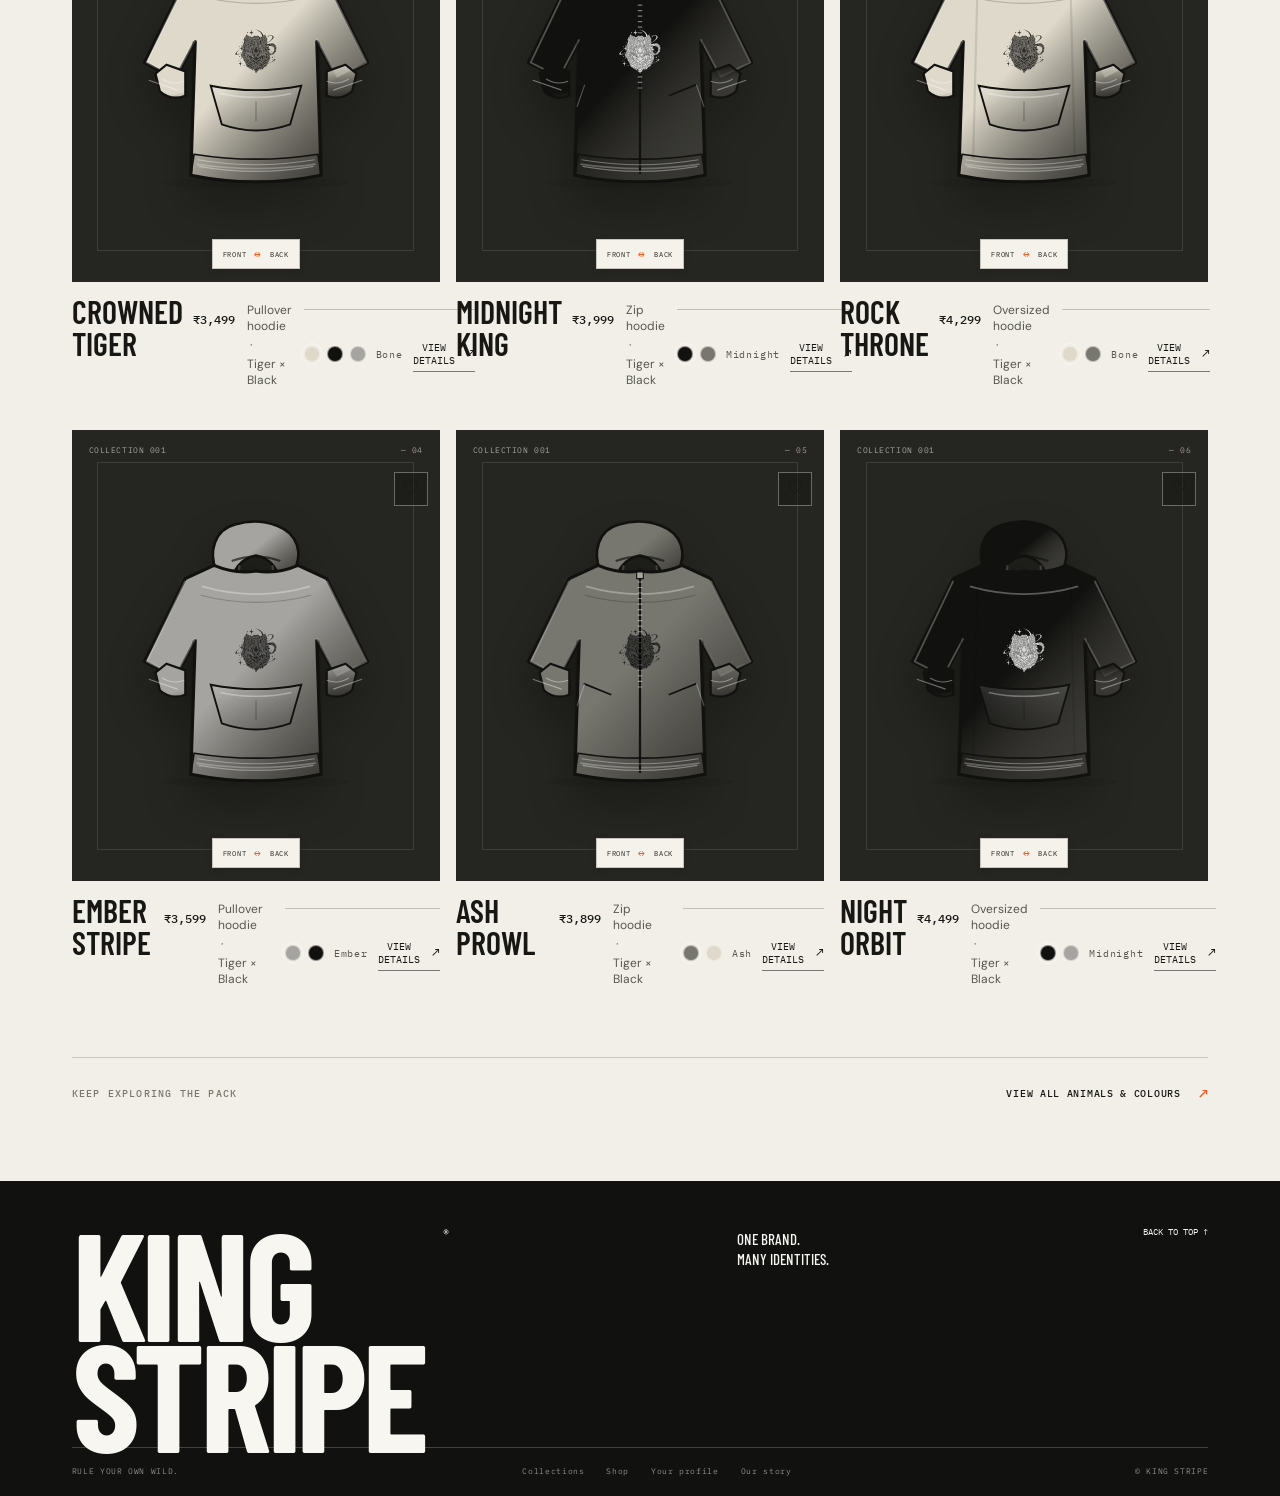
<file: collections/tiger-black/index.html>
<!doctype html>
<html lang="en">
<head>
  <meta charset="utf-8">
  <meta name="viewport" content="width=device-width, initial-scale=1">
  <meta name="theme-color" content="#11110f">
  <meta name="description" content="Explore the King Stripe Tiger × Black collection identity and available pieces.">
  <title>Tiger × Black — King Stripe</title>
  <link rel="preconnect" href="https://fonts.googleapis.com">
  <link rel="preconnect" href="https://fonts.gstatic.com" crossorigin>
  <link href="https://fonts.googleapis.com/css2?family=Barlow+Condensed:wght@500;600;700;800&family=DM+Sans:wght@400;500;600;700&family=IBM+Plex+Mono:wght@400;500&display=swap" rel="stylesheet">
  <link rel="stylesheet" href="../../assets/css/king-stripe-collections.css">
</head>
<body data-page="collection" data-slug="tiger-black" data-asset-prefix="../../">
  <a class="skip" href="#main">Skip to content</a>
  <header class="header">
    <a class="wordmark" href="../../index.html" aria-label="King Stripe home"><span class="brand-mark" aria-hidden="true">KS</span><span>KING<br>STRIPE</span></a>
    <nav class="main-nav" aria-label="Main navigation"><a href="../index.html">Collections</a><a href="../../index.html#shop">Shop</a><a href="../../profile.html">Your profile</a><a href="../../index.html#culture">Culture</a><a href="../../index.html#story">Our story</a></nav>
    <div class="header-actions"><button class="icon-action wishlist-trigger" type="button" aria-label="Open wishlist">Saved <span data-wish-count>0</span></button><button class="bag-trigger" type="button" aria-label="Open bag">Bag <span data-bag-count>0</span><span class="bag-dot"></span></button><button class="menu-trigger" type="button" aria-expanded="false" aria-controls="mobile-nav" aria-label="Open menu"><i></i><i></i></button></div>
  </header>
  <nav class="mobile-nav" id="mobile-nav" aria-label="Mobile navigation" hidden><a href="../index.html">Collections <span>01</span></a><a href="../../index.html#shop">Shop <span>02</span></a><a href="../../profile.html">Your profile <span>03</span></a><a href="../../index.html#culture">Culture <span>03</span></a><a href="../../index.html#story">Our story <span>04</span></a></nav>
  <main id="main" class="section-shell collection-route-main">
    <section class="collection-page" id="collection-page" aria-labelledby="collection-page-title"></section>
  </main>
  <footer class="footer"><div class="footer-top"><a class="footer-brand" href="../../index.html">KING<br>STRIPE<span>®</span></a><p>One brand.<br>Many identities.</p><a class="back-top" href="#main">Back to top ↑</a></div><div class="footer-bottom"><span>RULE YOUR OWN WILD.</span><div><a href="../index.html">Collections</a><a href="../../index.html#shop">Shop</a><a href="../../profile.html">Your profile</a><a href="../../index.html#story">Our story</a></div><span>© KING STRIPE</span></div></footer>
  <dialog class="product-dialog" id="product-dialog" aria-labelledby="dialog-title"></dialog>
  <dialog class="bag-dialog" id="bag-dialog" aria-labelledby="bag-title"><div class="dialog-heading"><div><p class="eyebrow">King Stripe</p><h2 id="bag-title">YOUR BAG <span data-bag-count>0</span></h2></div><button class="close-dialog" data-close="bag-dialog" aria-label="Close bag">×</button></div><div id="bag-content"></div><div id="bag-footer"></div></dialog>
  <dialog class="bag-dialog wish-dialog" id="wish-dialog" aria-labelledby="wish-title"><div class="dialog-heading"><div><p class="eyebrow">Keep an eye on it</p><h2 id="wish-title">SAVED PIECES <span data-wish-count>0</span></h2></div><button class="close-dialog" data-close="wish-dialog" aria-label="Close saved pieces">×</button></div><div id="wish-content"></div></dialog>
  <dialog class="checkout-dialog" id="checkout-dialog" aria-labelledby="checkout-title"><div class="dialog-heading"><div><p class="eyebrow">Preview checkout</p><h2 id="checkout-title">YOUR DETAILS</h2></div><button class="close-dialog" data-close="checkout-dialog" aria-label="Close checkout">×</button></div><form id="checkout-form"><p>This demo does not send your details or process a payment.</p><label>Name<input name="name" required autocomplete="name"></label><label>Email<input name="email" type="email" required autocomplete="email"></label><label>Delivery address<textarea name="address" required autocomplete="street-address"></textarea></label><button class="checkout-button" type="submit">Review demo order</button></form></dialog>
  <div class="toast" id="toast" role="status" aria-live="polite"></div>
  <script src="../../assets/js/king-stripe-collections.js" defer></script>
</body>
</html>
</file>
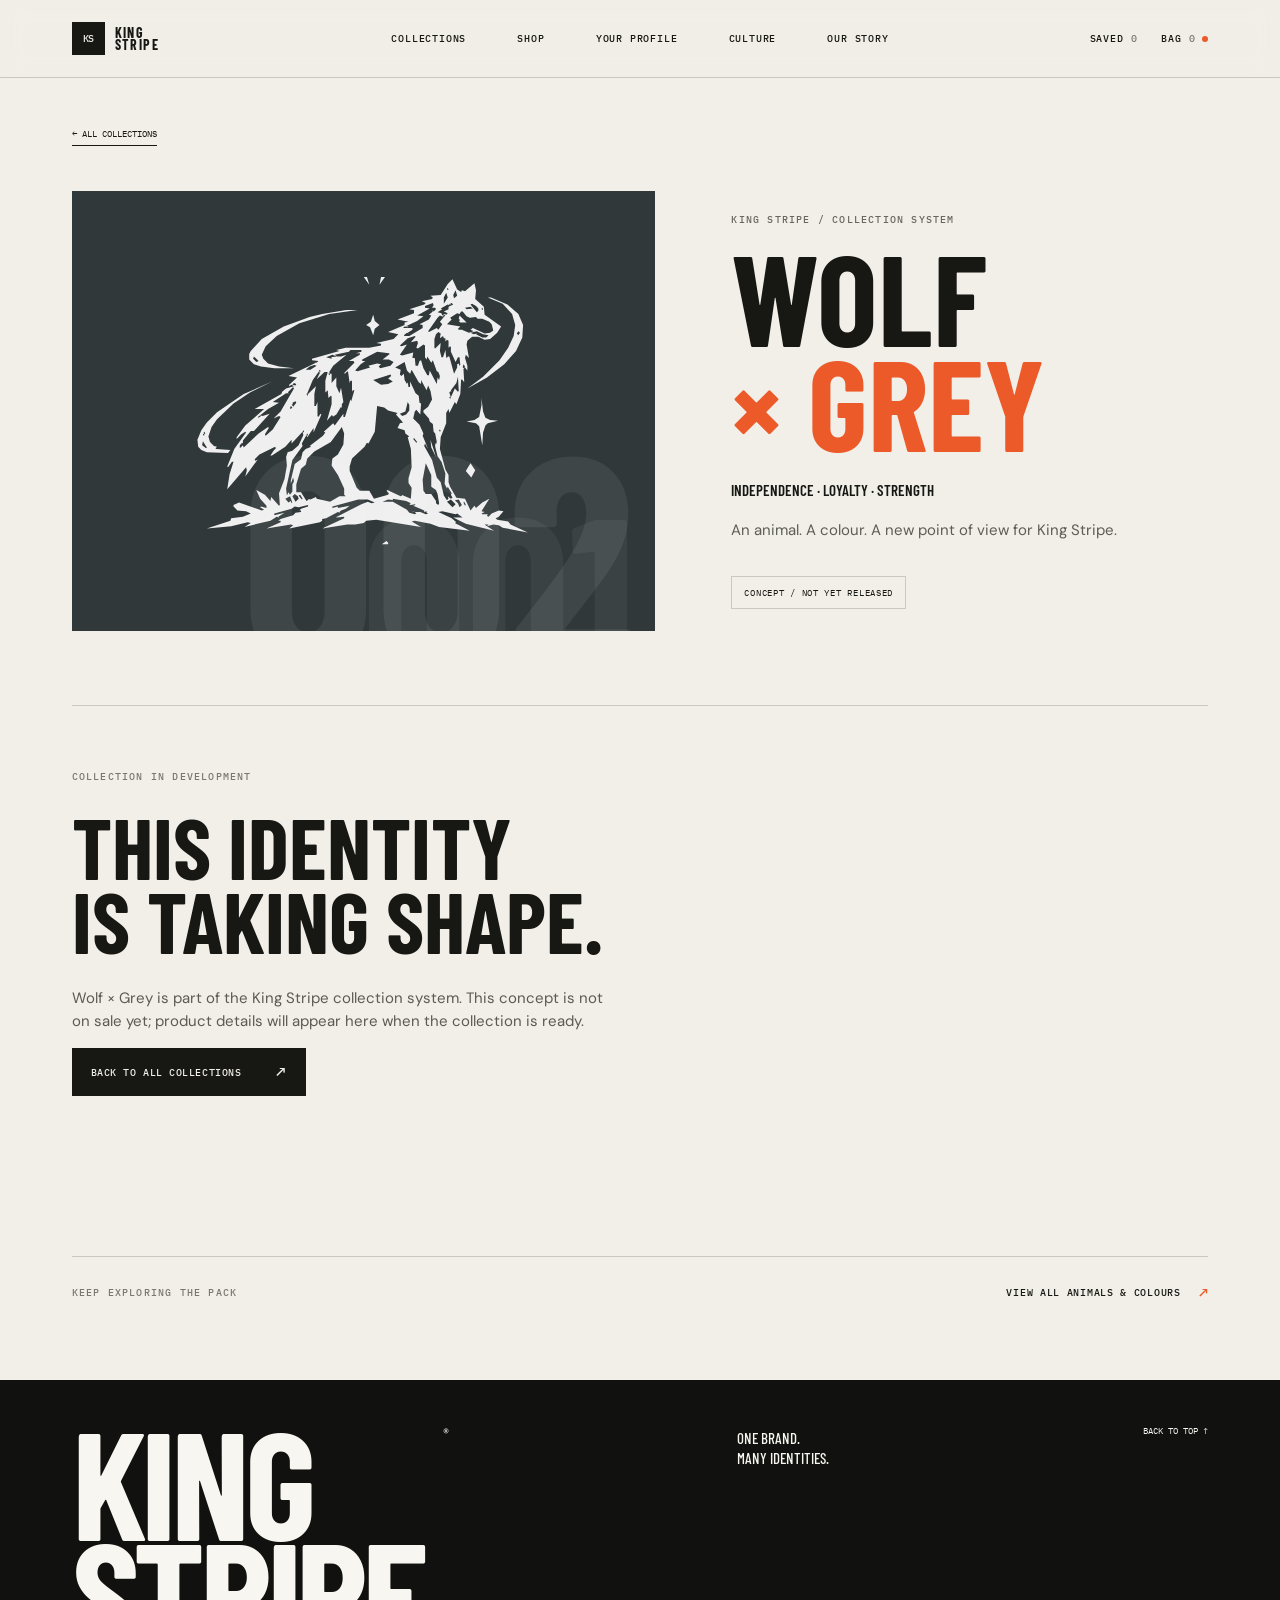
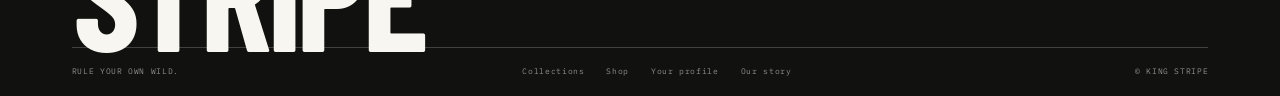
<file: collections/wolf-grey/index.html>
<!doctype html>
<html lang="en">
<head>
  <meta charset="utf-8">
  <meta name="viewport" content="width=device-width, initial-scale=1">
  <meta name="theme-color" content="#11110f">
  <meta name="description" content="Explore the King Stripe Wolf × Grey collection identity and available pieces.">
  <title>Wolf × Grey — King Stripe</title>
  <link rel="preconnect" href="https://fonts.googleapis.com">
  <link rel="preconnect" href="https://fonts.gstatic.com" crossorigin>
  <link href="https://fonts.googleapis.com/css2?family=Barlow+Condensed:wght@500;600;700;800&family=DM+Sans:wght@400;500;600;700&family=IBM+Plex+Mono:wght@400;500&display=swap" rel="stylesheet">
  <link rel="stylesheet" href="../../assets/css/king-stripe-collections.css">
</head>
<body data-page="collection" data-slug="wolf-grey" data-asset-prefix="../../">
  <a class="skip" href="#main">Skip to content</a>
  <header class="header">
    <a class="wordmark" href="../../index.html" aria-label="King Stripe home"><span class="brand-mark" aria-hidden="true">KS</span><span>KING<br>STRIPE</span></a>
    <nav class="main-nav" aria-label="Main navigation"><a href="../index.html">Collections</a><a href="../../index.html#shop">Shop</a><a href="../../profile.html">Your profile</a><a href="../../index.html#culture">Culture</a><a href="../../index.html#story">Our story</a></nav>
    <div class="header-actions"><button class="icon-action wishlist-trigger" type="button" aria-label="Open wishlist">Saved <span data-wish-count>0</span></button><button class="bag-trigger" type="button" aria-label="Open bag">Bag <span data-bag-count>0</span><span class="bag-dot"></span></button><button class="menu-trigger" type="button" aria-expanded="false" aria-controls="mobile-nav" aria-label="Open menu"><i></i><i></i></button></div>
  </header>
  <nav class="mobile-nav" id="mobile-nav" aria-label="Mobile navigation" hidden><a href="../index.html">Collections <span>01</span></a><a href="../../index.html#shop">Shop <span>02</span></a><a href="../../profile.html">Your profile <span>03</span></a><a href="../../index.html#culture">Culture <span>03</span></a><a href="../../index.html#story">Our story <span>04</span></a></nav>
  <main id="main" class="section-shell collection-route-main">
    <section class="collection-page" id="collection-page" aria-labelledby="collection-page-title"></section>
  </main>
  <footer class="footer"><div class="footer-top"><a class="footer-brand" href="../../index.html">KING<br>STRIPE<span>®</span></a><p>One brand.<br>Many identities.</p><a class="back-top" href="#main">Back to top ↑</a></div><div class="footer-bottom"><span>RULE YOUR OWN WILD.</span><div><a href="../index.html">Collections</a><a href="../../index.html#shop">Shop</a><a href="../../profile.html">Your profile</a><a href="../../index.html#story">Our story</a></div><span>© KING STRIPE</span></div></footer>
  <dialog class="product-dialog" id="product-dialog" aria-labelledby="dialog-title"></dialog>
  <dialog class="bag-dialog" id="bag-dialog" aria-labelledby="bag-title"><div class="dialog-heading"><div><p class="eyebrow">King Stripe</p><h2 id="bag-title">YOUR BAG <span data-bag-count>0</span></h2></div><button class="close-dialog" data-close="bag-dialog" aria-label="Close bag">×</button></div><div id="bag-content"></div><div id="bag-footer"></div></dialog>
  <dialog class="bag-dialog wish-dialog" id="wish-dialog" aria-labelledby="wish-title"><div class="dialog-heading"><div><p class="eyebrow">Keep an eye on it</p><h2 id="wish-title">SAVED PIECES <span data-wish-count>0</span></h2></div><button class="close-dialog" data-close="wish-dialog" aria-label="Close saved pieces">×</button></div><div id="wish-content"></div></dialog>
  <dialog class="checkout-dialog" id="checkout-dialog" aria-labelledby="checkout-title"><div class="dialog-heading"><div><p class="eyebrow">Preview checkout</p><h2 id="checkout-title">YOUR DETAILS</h2></div><button class="close-dialog" data-close="checkout-dialog" aria-label="Close checkout">×</button></div><form id="checkout-form"><p>This demo does not send your details or process a payment.</p><label>Name<input name="name" required autocomplete="name"></label><label>Email<input name="email" type="email" required autocomplete="email"></label><label>Delivery address<textarea name="address" required autocomplete="street-address"></textarea></label><button class="checkout-button" type="submit">Review demo order</button></form></dialog>
  <div class="toast" id="toast" role="status" aria-live="polite"></div>
  <script src="../../assets/js/king-stripe-collections.js" defer></script>
</body>
</html>
</file>
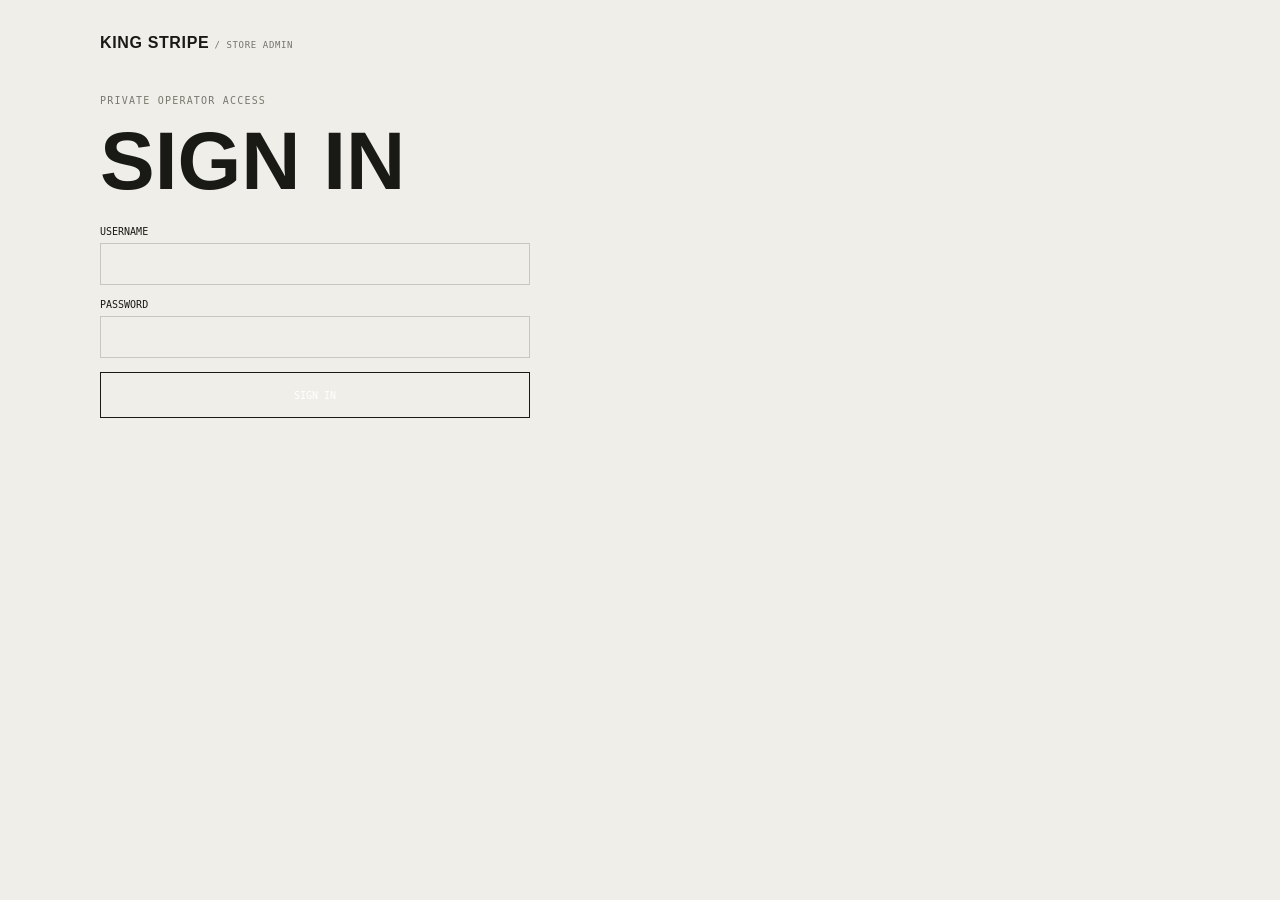
<file: admin.html>
<!doctype html>
<html lang="en">
<head>
  <meta charset="utf-8">
  <meta name="viewport" content="width=device-width, initial-scale=1">
  <meta name="robots" content="noindex,nofollow">
  <title>Store administration — King Stripe</title>
  <link rel="stylesheet" href="assets/css/king-stripe-collections.css">
  <link rel="stylesheet" href="assets/css/king-stripe-admin.css">
  <script src="assets/js/king-stripe-admin.js" defer></script>
</head>
<body class="admin-page">
  <main class="admin-shell">
    <a class="admin-brand" href="index.html">KING STRIPE <span>/ STORE ADMIN</span></a>
    <section id="login-panel" aria-labelledby="login-title">
      <p class="eyebrow">Private operator access</p>
      <h1 id="login-title">SIGN IN</h1>
      <form id="admin-login">
        <label>Username<input name="username" autocomplete="username" required maxlength="120"></label>
        <label>Password<input name="password" type="password" autocomplete="current-password" required maxlength="256"></label>
        <button class="checkout-button" type="submit">Sign in</button>
      </form>
    </section>
    <section id="admin-panel" hidden aria-label="Store administration">
      <div class="admin-top"><div><p class="eyebrow">King Stripe / Operations</p><h1>ORDERS & STOCK</h1></div><button id="logout" type="button">Sign out</button></div>
      <p id="admin-message" role="status" aria-live="polite"></p>
      <div class="admin-tabs"><button type="button" data-tab="orders" aria-pressed="true">Orders</button><button type="button" data-tab="variants" aria-pressed="false">Variants & inventory</button><button type="button" data-tab="audit" aria-pressed="false">Audit log</button></div>
      <section id="orders-panel"><div class="admin-tools"><label>Search reference/email<input id="order-search" type="search" maxlength="100"></label><label>Payment state<select id="order-status"><option value="">All</option><option value="pending_payment">Pending payment</option><option value="paid">Paid</option><option value="payment_failed">Payment failed</option><option value="cancelled">Cancelled</option><option value="partially_refunded">Partially refunded</option><option value="refunded">Refunded</option></select></label><button id="refresh-orders" type="button">Refresh orders</button></div><div id="orders-list" class="admin-list"></div><article id="order-detail" hidden></article></section>
      <section id="variants-panel" hidden><div id="variants-list" class="admin-list"></div></section>
      <section id="audit-panel" hidden><div id="audit-list" class="admin-list"></div></section>
    </section>
  </main>
</body>
</html>
</file>
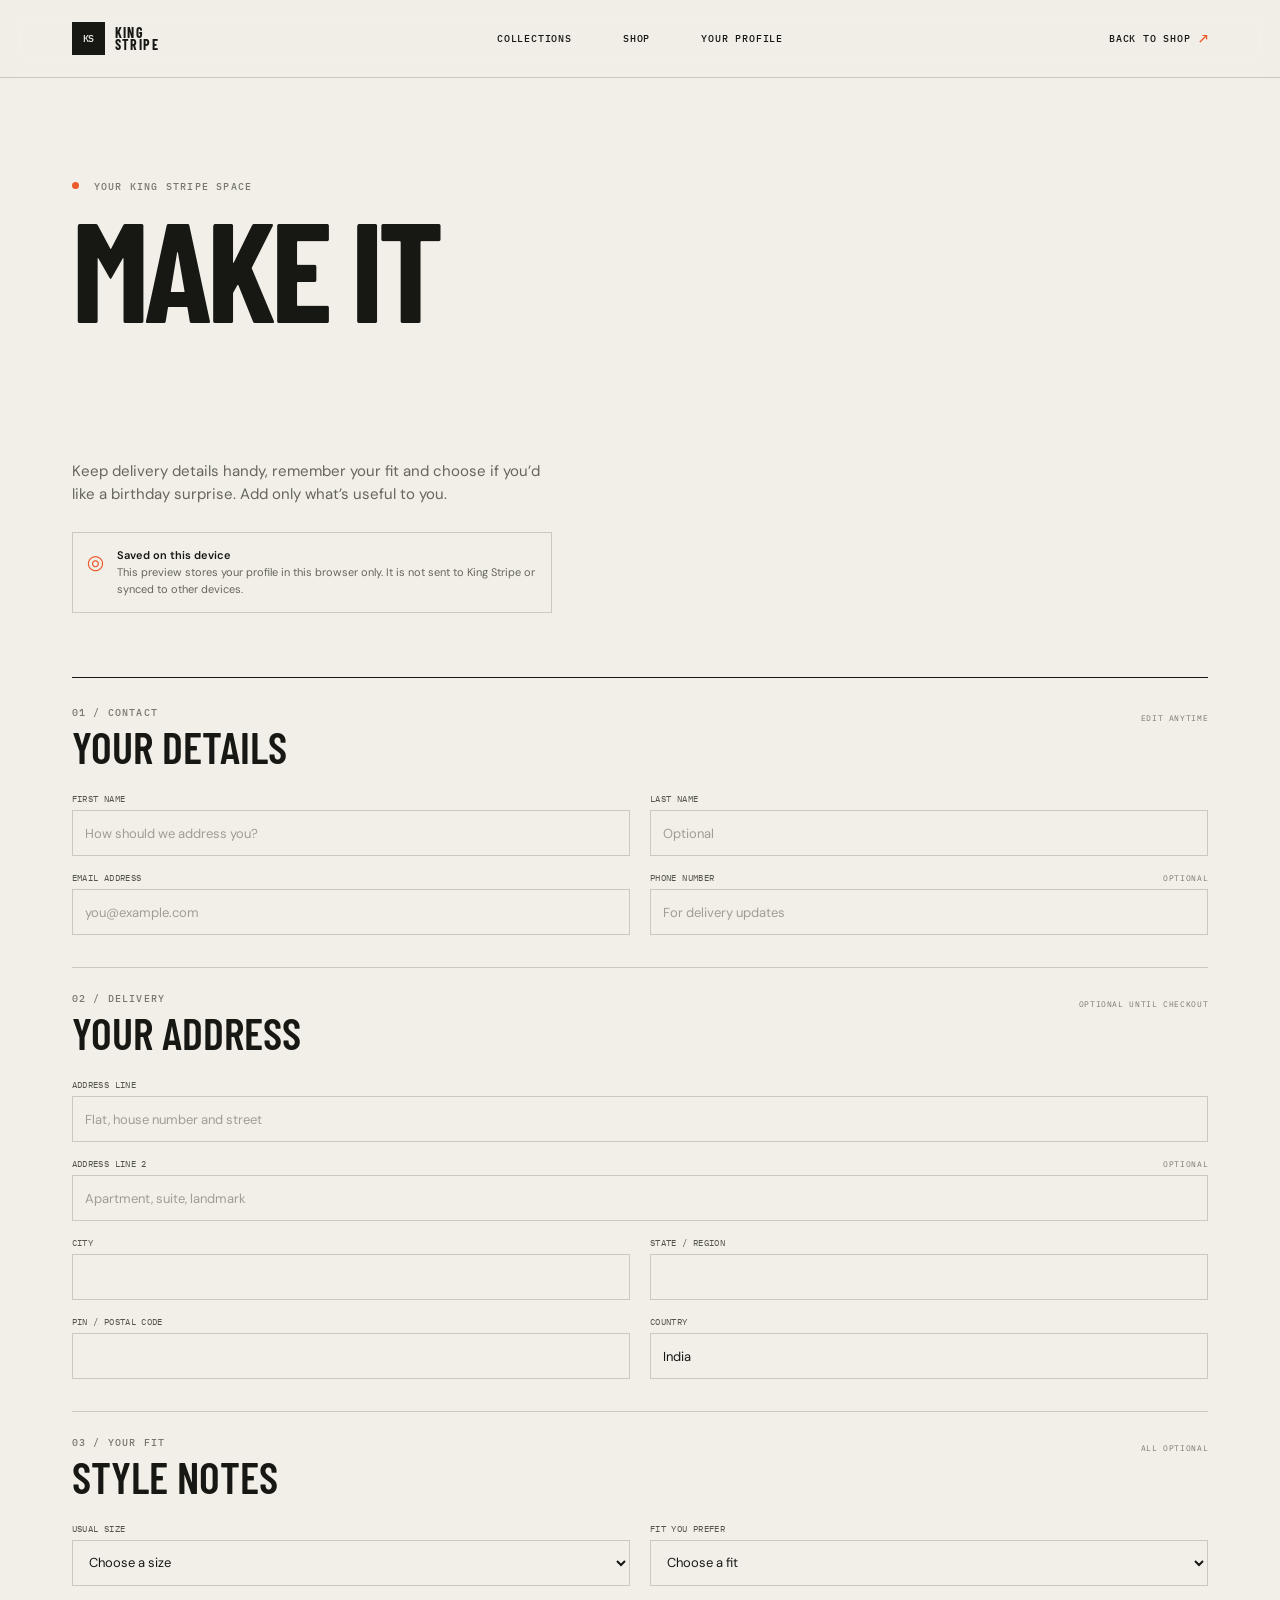
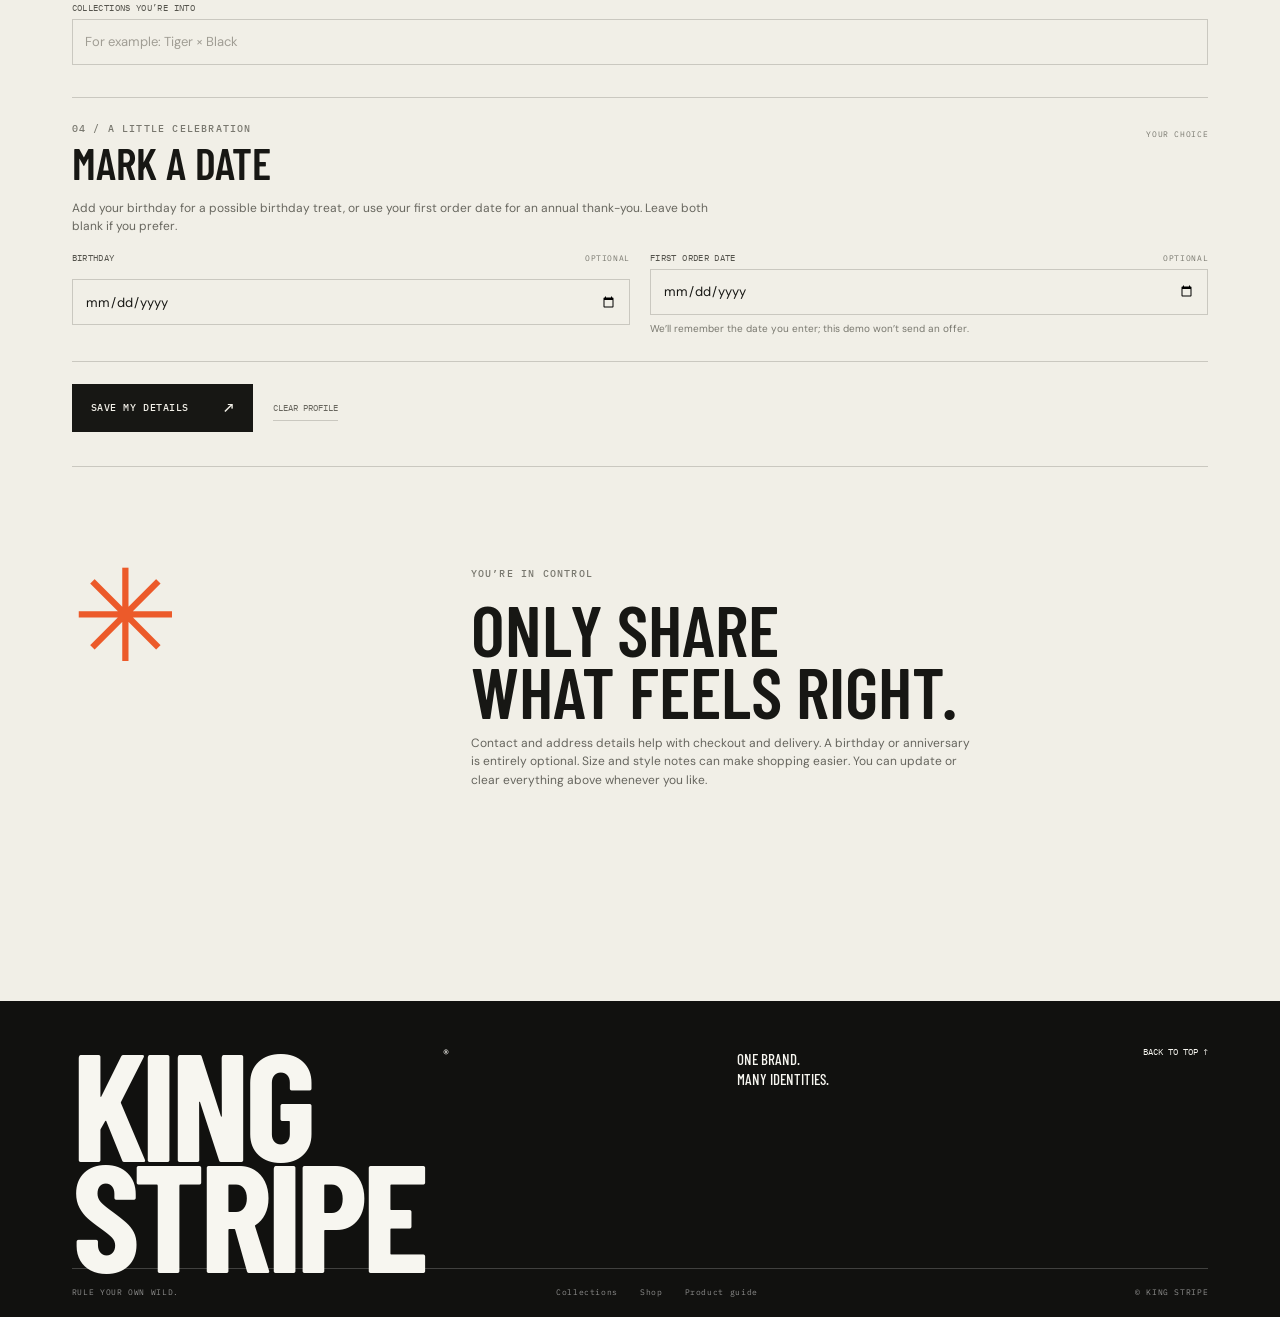
<file: profile.html>
<!doctype html>
<html lang="en">
<head>
  <meta charset="utf-8">
  <meta name="viewport" content="width=device-width, initial-scale=1">
  <meta name="theme-color" content="#11110f">
  <title>Your profile — King Stripe</title>
  <meta name="description" content="Manage your King Stripe contact details, delivery addresses and optional style preferences.">
  <link rel="preconnect" href="https://fonts.googleapis.com">
  <link rel="preconnect" href="https://fonts.gstatic.com" crossorigin>
  <link href="https://fonts.googleapis.com/css2?family=Barlow+Condensed:wght@500;600;700;800&family=DM+Sans:wght@400;500;600;700&family=IBM+Plex+Mono:wght@400;500&display=swap" rel="stylesheet">
  <link rel="stylesheet" href="assets/css/king-stripe-collections.css">
</head>
<body class="profile-page">
  <a class="skip" href="#main">Skip to content</a>
  <header class="header">
    <a class="wordmark" href="index.html" aria-label="King Stripe home"><span class="brand-mark" aria-hidden="true">KS</span><span>KING<br>STRIPE</span></a>
    <nav class="main-nav" aria-label="Main navigation"><a href="collections/index.html">Collections</a><a href="index.html#shop">Shop</a><a href="profile.html" aria-current="page">Your profile</a></nav>
    <div class="header-actions"><a class="icon-action profile-home-link" href="index.html">Back to shop <span>↗</span></a></div>
  </header>
  <main id="main" class="profile-main">
    <section class="profile-intro"><p class="eyebrow"><span class="eyebrow-dot"></span> YOUR KING STRIPE SPACE</p><h1>MAKE IT<br><em>YOUR OWN.</em></h1><p>Keep delivery details handy, remember your fit and choose if you’d like a birthday surprise. Add only what’s useful to you.</p><div class="profile-save-note"><span>◎</span><span><strong>Saved on this device</strong><br>This preview stores your profile in this browser only. It is not sent to King Stripe or synced to other devices.</span></div></section>
    <section class="profile-panel" aria-labelledby="details-title">
      <div class="profile-panel-heading"><div><p class="eyebrow">01 / CONTACT</p><h2 id="details-title">YOUR DETAILS</h2></div><span class="profile-edit-hint">EDIT ANYTIME</span></div>
      <form id="profile-form">
        <div class="profile-form-grid">
          <label>First name<input name="firstName" autocomplete="given-name" placeholder="How should we address you?"></label>
          <label>Last name<input name="lastName" autocomplete="family-name" placeholder="Optional"></label>
          <label>Email address<input name="email" type="email" autocomplete="email" placeholder="you@example.com"></label>
          <label>Phone number <span class="optional-label">OPTIONAL</span><input name="phone" type="tel" autocomplete="tel" placeholder="For delivery updates"></label>
        </div>
        <div class="profile-panel-heading profile-subheading"><div><p class="eyebrow">02 / DELIVERY</p><h2>YOUR ADDRESS</h2></div><span class="profile-edit-hint">OPTIONAL UNTIL CHECKOUT</span></div>
        <div class="profile-form-grid">
          <label class="profile-wide">Address line<input name="address1" autocomplete="address-line1" placeholder="Flat, house number and street"></label>
          <label class="profile-wide">Address line 2 <span class="optional-label">OPTIONAL</span><input name="address2" autocomplete="address-line2" placeholder="Apartment, suite, landmark"></label>
          <label>City<input name="city" autocomplete="address-level2"></label>
          <label>State / region<input name="region" autocomplete="address-level1"></label>
          <label>PIN / postal code<input name="postalCode" autocomplete="postal-code" inputmode="numeric"></label>
          <label>Country<input name="country" autocomplete="country-name" value="India"></label>
        </div>
        <div class="profile-panel-heading profile-subheading"><div><p class="eyebrow">03 / YOUR FIT</p><h2>STYLE NOTES</h2></div><span class="profile-edit-hint">ALL OPTIONAL</span></div>
        <div class="profile-form-grid">
          <label>Usual size<select name="usualSize"><option value="">Choose a size</option><option>XS</option><option>S</option><option>M</option><option>L</option><option>XL</option><option>XXL</option></select></label>
          <label>Fit you prefer<select name="fit"><option value="">Choose a fit</option><option>Regular</option><option>Relaxed</option><option>Oversized</option></select></label>
          <label class="profile-wide">Collections you’re into<input name="favouriteCollections" placeholder="For example: Tiger × Black"></label>
        </div>
        <div class="profile-panel-heading profile-subheading"><div><p class="eyebrow">04 / A LITTLE CELEBRATION</p><h2>MARK A DATE</h2></div><span class="profile-edit-hint">YOUR CHOICE</span></div>
        <p class="profile-helper">Add your birthday for a possible birthday treat, or use your first order date for an annual thank-you. Leave both blank if you prefer.</p>
        <div class="profile-form-grid profile-dates">
          <label>Birthday <span class="optional-label">OPTIONAL</span><input name="birthday" type="date" autocomplete="bday"></label>
          <label>First order date <span class="optional-label">OPTIONAL</span><input name="firstOrderDate" type="date"><small>We’ll remember the date you enter; this demo won’t send an offer.</small></label>
        </div>
        <div class="profile-form-actions"><button class="button button-light" type="submit">Save my details <span>↗</span></button><button class="profile-clear" type="button" id="clear-profile">Clear profile</button><span id="profile-status" role="status" aria-live="polite"></span></div>
      </form>
    </section>
    <section class="profile-privacy"><span class="profile-privacy-mark">✳</span><div><p class="eyebrow">YOU’RE IN CONTROL</p><h2>ONLY SHARE<br>WHAT FEELS RIGHT.</h2><p>Contact and address details help with checkout and delivery. A birthday or anniversary is entirely optional. Size and style notes can make shopping easier. You can update or clear everything above whenever you like.</p></div></section>
  </main>
  <footer class="footer"><div class="footer-top"><a class="footer-brand" href="index.html">KING<br>STRIPE<span>®</span></a><p>One brand.<br>Many identities.</p><a class="back-top" href="#main">Back to top ↑</a></div><div class="footer-bottom"><span>RULE YOUR OWN WILD.</span><div><a href="collections/index.html">Collections</a><a href="index.html#shop">Shop</a><a href="index.html#support">Product guide</a></div><span>© KING STRIPE</span></div></footer>
  <script src="assets/js/king-stripe-profile.js" defer></script>
</body>
</html>
</file>
<file: assets/css/king-stripe-collections.css>
:root{--ink:#171714;--paper:#f1efe7;--paper-deep:#e6e3da;--muted:#79786f;--line:rgba(23,23,20,.18);--signal:#ec5a2a;--black:#11110f;--white:#f7f6f0;--serif:Georgia,'Times New Roman',serif;--display:'Barlow Condensed','Arial Narrow',sans-serif;--body:'DM Sans',system-ui,sans-serif;--mono:'IBM Plex Mono',monospace;--gutter:clamp(22px,5.6vw,88px);--ease:cubic-bezier(.2,.75,.25,1)}
*{box-sizing:border-box}html{scroll-behavior:smooth;scroll-padding-top:86px}body{margin:0;background:var(--paper);color:var(--ink);font:400 15px/1.55 var(--body);-webkit-font-smoothing:antialiased}a{color:inherit;text-decoration:none}button,select{font:inherit}button{color:inherit}.skip{position:absolute;top:-60px;left:16px;z-index:100;padding:10px;background:var(--ink);color:var(--paper)}.skip:focus{top:16px}:focus-visible{outline:3px solid var(--signal);outline-offset:4px}::selection{background:var(--signal);color:#fff}
.header{height:78px;padding:0 var(--gutter);display:grid;grid-template-columns:1fr auto 1fr;align-items:center;border-bottom:1px solid var(--line);position:sticky;top:0;z-index:20;background:rgba(241,239,231,.94);backdrop-filter:blur(12px)}.wordmark{display:flex;align-items:center;gap:10px;width:max-content;font:700 14px/.82 var(--display);letter-spacing:.1em}.brand-mark{width:33px;height:33px;background:var(--ink);color:var(--paper);display:grid;place-items:center;font:500 10px var(--mono);letter-spacing:-.08em}.main-nav{display:flex;gap:clamp(20px,4vw,58px);align-items:center}.main-nav a,.icon-action,.bag-trigger{font:500 10px var(--mono);letter-spacing:.08em;text-transform:uppercase}.main-nav a{position:relative;padding:9px 0}.main-nav a::after{content:'';position:absolute;left:0;right:100%;bottom:2px;height:1px;background:currentColor;transition:right .25s}.main-nav a:hover::after{right:0}.header-actions{justify-self:end;display:flex;align-items:center;gap:24px}.icon-action,.bag-trigger{border:0;background:none;cursor:pointer;padding:10px 0}.icon-action span,.bag-trigger span:first-child{color:var(--muted)}.bag-dot{display:inline-block;width:6px;height:6px;background:var(--signal);vertical-align:middle;margin-left:7px;border-radius:50%}.menu-trigger{display:none;background:none;border:0;padding:10px}.mobile-nav{position:fixed;z-index:19;top:78px;left:0;right:0;padding:16px var(--gutter) 30px;background:var(--paper);border-bottom:1px solid var(--line)}.mobile-nav[hidden]{display:none}.mobile-nav a{display:flex;justify-content:space-between;padding:17px 0;border-bottom:1px solid var(--line);font:600 30px var(--display);text-transform:uppercase}.mobile-nav a span{font:10px var(--mono);color:var(--muted)}
.hero{min-height:min(820px,calc(100svh - 78px));padding:clamp(54px,7vw,105px) var(--gutter) 30px;position:relative;display:grid;grid-template-columns:1fr 1fr;grid-template-rows:1fr auto;gap:0 3vw;overflow:hidden}.hero-copy{align-self:center;position:relative;z-index:2;padding-bottom:32px}.eyebrow{margin:0 0 18px;font:500 10px var(--mono);letter-spacing:.12em;text-transform:uppercase;color:var(--muted)}.eyebrow-dot{display:inline-block;width:7px;height:7px;border-radius:50%;background:var(--signal);margin:0 8px 1px 0}.hero h1{margin:0;font:700 clamp(82px,12.2vw,180px)/.78 var(--display);letter-spacing:-.035em;text-transform:uppercase}.hero h1 em,.section-heading-row h2 em,.shop-title-row h2 em,.philosophy h2 em,.culture h2 em,.garment-layout h2 em,.newsletter h2 em{font-style:normal;color:transparent;-webkit-text-stroke:1.5px currentColor}.hero-deck{max-width:380px;margin:32px 0 26px;font-size:15px;line-height:1.6;color:#55554d}.button{min-height:48px;padding:0 18px;display:inline-flex;align-items:center;justify-content:space-between;gap:35px;font:500 10px var(--mono);text-transform:uppercase;letter-spacing:.055em;border:1px solid;transition:background .2s,color .2s,transform .2s}.button span{font-size:16px;line-height:1}.button-light{background:var(--ink);color:var(--paper);border-color:var(--ink)}.button-light:hover{background:var(--signal);border-color:var(--signal);transform:translateY(-2px)}.hero-index{display:flex;gap:34px;margin:45px 0 0;color:var(--muted);font:9px var(--mono);letter-spacing:.1em}.hero-art{align-self:center;justify-self:stretch;max-width:670px;aspect-ratio:1.05;position:relative;background:#191916;color:var(--white);overflow:hidden;display:grid;place-items:center}.hero-art::before{content:'';position:absolute;inset:14px;border:1px solid rgba(247,246,240,.22)}.hero-art-top{position:absolute;z-index:2;left:30px;right:30px;top:28px;display:flex;justify-content:space-between;font:9px var(--mono);letter-spacing:.13em;color:rgba(247,246,240,.68)}.hero-art img{position:relative;z-index:1;width:78%;height:78%;object-fit:contain;filter:grayscale(1) brightness(1.5);mix-blend-mode:screen;opacity:.92;transition:transform .8s var(--ease)}.hero-art:hover img{transform:scale(1.035)}.hero-orbit{position:absolute;border:1px solid rgba(247,246,240,.16);border-radius:50%;width:76%;aspect-ratio:1}.orbit-two{width:94%;transform:rotate(-35deg) scaleY(.48);border-color:rgba(247,246,240,.25)}.hero-art-label{position:absolute;z-index:2;bottom:32px;left:30px;display:grid;gap:2px}.hero-art-label span{font:9px var(--mono);letter-spacing:.13em;color:rgba(247,246,240,.6)}.hero-art-label strong{font:600 29px/.95 var(--display);letter-spacing:.02em}.hero-art-label b{font:400 15px var(--body);padding:0 7px;color:var(--signal)}.hero-side-note{position:absolute;right:28px;top:50%;writing-mode:vertical-rl;transform:rotate(180deg);font:8px var(--mono);letter-spacing:.15em;color:rgba(247,246,240,.5)}.hero-bottom{grid-column:1/-1;display:flex;justify-content:space-between;border-top:1px solid var(--line);padding-top:13px;font:9px var(--mono);letter-spacing:.11em;color:var(--muted)}.ticker{height:45px;background:var(--signal);color:#fff;display:flex;align-items:center;overflow:hidden;white-space:nowrap}.ticker div{min-width:max-content;animation:marquee 34s linear infinite;font:600 13px var(--display);letter-spacing:.08em}.ticker b{padding:0 26px;font:10px var(--mono)}@keyframes marquee{to{transform:translateX(-50%)}}
.section-shell{padding-left:var(--gutter);padding-right:var(--gutter)}.collection-section{padding-top:clamp(82px,10vw,150px);padding-bottom:clamp(90px,11vw,160px)}.section-topline{display:flex;justify-content:space-between;border-top:1px solid var(--line);padding:11px 0;font:9px var(--mono);letter-spacing:.1em;color:var(--muted)}.section-heading-row,.shop-title-row{display:flex;justify-content:space-between;align-items:end;gap:30px;margin:58px 0 38px}.section-heading-row h2,.shop-title-row h2,.philosophy h2,.culture h2,.garment-layout h2,.newsletter h2{margin:0;font:700 clamp(56px,8vw,112px)/.83 var(--display);letter-spacing:-.02em}.section-intro{max-width:265px;margin:0 4vw 5px 0;color:#66655e;font-size:13px}.collection-grid{display:grid;grid-template-columns:repeat(4,minmax(0,1fr));gap:10px}.collection-card{--collection:#30302e;position:relative;padding:20px;background:var(--collection);color:#f5f3ed;overflow:hidden;isolation:isolate;transition:transform .35s var(--ease)}.collection-card:hover{transform:translateY(-5px)}.collection-card::before{content:'';position:absolute;z-index:-1;inset:12px;border:1px solid rgba(255,255,255,.25)}.collection-card[data-collection="001"]{--collection:#191916}.collection-card-top{display:flex;justify-content:space-between;font:9px var(--mono);letter-spacing:.12em;opacity:.76}.collection-card[data-concept] .collection-card-art span{font:700 clamp(56px,8vw,108px)/.8 var(--display);letter-spacing:-.06em;opacity:.18;transform:rotate(-8deg)}.concept-note{margin:18px 0 0;color:var(--muted);font-size:11px}.note-mark{display:inline-grid;place-items:center;width:15px;height:15px;border:1px solid currentColor;border-radius:50%;margin-right:5px;font:9px var(--serif)}
.shop-section{padding:clamp(75px,9vw,130px) 0;background:var(--black);color:var(--white)}.shop-section .section-topline{border-color:rgba(255,255,255,.2);color:rgba(255,255,255,.52)}.shop-title-row{margin:54px 0 42px}.shop-title-row .eyebrow{color:rgba(255,255,255,.55)}.shop-title-row h2{color:var(--white)}.shop-title-row h2 em{color:transparent}.text-link{display:inline-flex;gap:22px;align-items:center;border-bottom:1px solid currentColor;padding:0 0 8px;font:500 10px var(--mono);letter-spacing:.06em;text-transform:uppercase}.text-link span{font-size:15px}.text-link:hover{color:var(--signal)}.shop-toolbar{display:flex;align-items:center;justify-content:space-between;gap:20px;border-block:1px solid rgba(255,255,255,.17);padding:12px 0;margin-bottom:20px}.filter-list{display:flex;gap:6px;flex-wrap:wrap}.filter{padding:8px 12px;border:1px solid transparent;background:none;color:rgba(255,255,255,.62);font:9px var(--mono);cursor:pointer}.filter:hover,.filter.active{border-color:rgba(255,255,255,.55);color:#fff}.sort-label{display:flex;align-items:center;gap:10px;color:rgba(255,255,255,.55);font:9px var(--mono);text-transform:uppercase}.sort-label select{border:0;background:transparent;color:var(--white);font:9px var(--mono);padding:6px}.sort-label option{color:var(--ink)}.product-grid{display:grid;grid-template-columns:repeat(3,minmax(0,1fr));gap:34px 14px}.product-card{min-width:0;position:relative;cursor:pointer}.product-visual{position:relative;aspect-ratio:4/4.7;background:#232320;overflow:hidden;display:grid;place-items:center}.product-visual::after{content:'';position:absolute;inset:10px;border:1px solid rgba(255,255,255,.1);pointer-events:none}.product-visual .hoodie{width:72%;height:79%;transition:transform .5s var(--ease);filter:drop-shadow(0 22px 20px rgba(0,0,0,.3))}.product-card:hover .hoodie{transform:translateY(-6px) scale(1.025)}.product-tag{position:absolute;z-index:1;left:16px;top:16px;font:8px var(--mono);letter-spacing:.1em;color:rgba(255,255,255,.65)}.product-wish{position:absolute;z-index:2;right:13px;top:11px;border:0;background:none;color:#fff;font-size:22px;cursor:pointer}.product-wish[aria-pressed=true]{color:#f06b5b}.product-hover{position:absolute;z-index:1;bottom:10px;left:10px;right:10px;display:flex;justify-content:space-between;align-items:center;padding:12px 13px;background:var(--paper);color:var(--ink);font:9px var(--mono);letter-spacing:.05em;transform:translateY(110%);transition:transform .28s var(--ease)}.product-card:hover .product-hover,.product-card:focus-within .product-hover{transform:translateY(0)}.product-meta{display:flex;justify-content:space-between;gap:12px;padding-top:13px}.product-meta h3{margin:0 0 4px;font:600 23px/.95 var(--display);text-transform:uppercase;letter-spacing:.015em}.product-meta p{margin:0;color:rgba(255,255,255,.5);font:9px var(--mono);letter-spacing:.08em;text-transform:uppercase}.product-price{font:500 12px var(--mono);white-space:nowrap}.product-swatches{display:flex;gap:6px;margin-top:12px}.product-swatch{width:12px;height:12px;border-radius:50%;border:1px solid rgba(255,255,255,.42);cursor:pointer}.empty-products{grid-column:1/-1;padding:45px 0;color:rgba(255,255,255,.6)}
.philosophy{display:grid;grid-template-columns:1fr 1fr;min-height:650px;background:#dedbd2}.philosophy-image{position:relative;background:#bdbbb4;min-height:520px;overflow:hidden;display:grid;place-items:center}.philosophy-image::before{content:'';position:absolute;inset:0;background:linear-gradient(145deg,transparent 25%,rgba(0,0,0,.16))}.philosophy-image img{width:75%;height:78%;object-fit:contain;filter:grayscale(1) contrast(1.2);mix-blend-mode:multiply}.image-caption,.image-number{position:absolute;font:9px var(--mono);letter-spacing:.11em}.image-caption{bottom:24px;left:var(--gutter)}.image-number{right:var(--gutter);top:24px;writing-mode:vertical-rl}.philosophy-copy{align-self:center;padding:70px clamp(32px,8vw,125px)}.philosophy h2{font-size:clamp(56px,7vw,96px)}.philosophy-copy>p:not(.eyebrow){max-width:390px;color:#58574f;font-size:14px}.philosophy-copy .text-link{margin-top:20px}
.culture{padding-top:clamp(78px,9vw,130px);padding-bottom:clamp(78px,9vw,130px)}.culture-frame{display:grid;grid-template-columns:1.1fr .9fr;min-height:530px;background:#22221f;color:var(--white)}.culture-art{position:relative;display:grid;place-items:center;overflow:hidden;background:#353530}.culture-art::before{content:'001';position:absolute;font:700 clamp(200px,35vw,500px)/.7 var(--display);color:rgba(255,255,255,.035);letter-spacing:-.08em}.culture-art img{position:relative;z-index:1;width:65%;height:70%;object-fit:contain;filter:grayscale(1) brightness(1.5);mix-blend-mode:screen;opacity:.85;transition:transform .6s var(--ease)}.culture-frame:hover .culture-art img{transform:scale(1.04)}.culture-cross{position:absolute;inset:8%;border:1px solid rgba(255,255,255,.2)}.culture-copy{align-self:center;padding:48px clamp(30px,6vw,88px)}.culture-copy .eyebrow{color:rgba(255,255,255,.5)}.culture h2{font-size:clamp(55px,7.5vw,104px)}.culture-copy>p:not(.eyebrow){max-width:320px;color:rgba(255,255,255,.65);font-size:13px;margin:24px 0}.culture-foot{display:block;margin-top:30px;color:rgba(255,255,255,.4);font:8px/1.5 var(--mono);letter-spacing:.07em}.garment-section{padding:clamp(82px,10vw,145px) 0;background:var(--paper-deep)}.garment-layout{display:grid;grid-template-columns:.9fr 1.1fr;gap:8vw}.garment-layout h2{font-size:clamp(64px,8vw,110px)}.garment-lede{max-width:330px;color:#66645c;margin-top:24px}.garment-facts article{display:grid;grid-template-columns:32px 1fr;column-gap:16px;padding:23px 0;border-top:1px solid var(--line)}.garment-facts article>span{font:9px var(--mono);color:var(--muted)}.garment-facts h3{margin:0;font:600 23px/.9 var(--display)}.garment-facts p{grid-column:2;margin:8px 0 0;color:#66645c;font-size:12px;max-width:400px}.newsletter{padding:clamp(72px,9vw,130px) 0;background:var(--signal);color:white}.newsletter-inner{display:flex;align-items:end;justify-content:space-between;gap:40px}.newsletter .eyebrow{color:rgba(255,255,255,.7)}.newsletter h2{font-size:clamp(62px,9vw,120px)}.newsletter h2 em{-webkit-text-stroke-color:white}.newsletter-inner>div:last-child{max-width:390px}.newsletter-inner>div:last-child p{font-size:14px}.newsletter .button-dark{background:var(--ink);border-color:var(--ink);color:white}.newsletter .button-dark:hover{background:white;color:var(--ink);border-color:white}.newsletter small{display:block;margin-top:12px;font:9px/1.5 var(--mono);color:rgba(255,255,255,.73)}
.footer{background:var(--black);color:var(--white);padding:45px var(--gutter) 20px}.footer-top{min-height:210px;display:flex;align-items:start;justify-content:space-between;border-bottom:1px solid rgba(255,255,255,.2)}.footer-brand{position:relative;font:700 clamp(74px,12vw,166px)/.72 var(--display);letter-spacing:-.035em}.footer-brand span{position:absolute;top:0;right:-20px;font:12px var(--body)}.footer-top p{margin:4px 0 0;font:500 15px/1.3 var(--display);text-transform:uppercase}.back-top{font:9px var(--mono);text-transform:uppercase}.footer-bottom{display:flex;justify-content:space-between;align-items:center;padding-top:18px;color:rgba(255,255,255,.52);font:8px var(--mono);letter-spacing:.08em}.footer-bottom div{display:flex;gap:22px}.footer-bottom a:hover{color:#fff}
.collection-page{padding-top:70px;padding-bottom:100px}.collection-page[hidden]{display:none}.collection-page-head{display:grid;grid-template-columns:1.1fr .9fr;gap:50px;align-items:center;margin-bottom:60px}.collection-page-hero{min-height:390px;background:#191916;color:#f7f6f0;display:grid;place-items:center;position:relative;overflow:hidden}.collection-page-hero img{width:54%;height:75%;object-fit:contain;filter:grayscale(1) brightness(1.6);mix-blend-mode:screen}.collection-page-hero::after{content:'001';position:absolute;right:20px;bottom:-50px;font:700 230px/.8 var(--display);color:rgba(255,255,255,.07)}.collection-page h1{font:700 clamp(62px,9vw,120px)/.8 var(--display);margin:0;text-transform:uppercase}.collection-page h1 em{display:block;font-style:normal;color:transparent;-webkit-text-stroke:1px currentColor}.collection-page-head p:not(.eyebrow){max-width:400px;color:#5d5c55}.collection-page-products{margin-top:25px}.collection-page-products h2{font:600 35px var(--display);text-transform:uppercase}.collection-back{display:inline-block;margin:25px 0;font:9px var(--mono);text-transform:uppercase;border-bottom:1px solid;padding-bottom:6px}
.collection-tagline{font:600 24px/.95 var(--display);text-transform:uppercase}.collection-story{display:grid;grid-template-columns:.8fr 1.2fr;gap:7vw;align-items:center;padding:65px 0;border-top:1px solid var(--line);border-bottom:1px solid var(--line);margin-bottom:55px}.collection-story h2,.collection-garment h2{font:700 clamp(48px,6vw,82px)/.86 var(--display);margin:0}.collection-story p:not(.eyebrow),.collection-garment p:not(.eyebrow){max-width:370px;color:#67665f;font-size:13px}.collection-artwork{height:350px;background:#cfccc3;display:grid;place-items:center;position:relative;overflow:hidden}.collection-artwork img{height:78%;width:70%;object-fit:contain;filter:grayscale(1) contrast(1.2);mix-blend-mode:multiply}.collection-artwork span{position:absolute;bottom:12px;left:14px;font:8px var(--mono);letter-spacing:.1em}.collection-campaign{margin-top:65px;min-height:170px;background:#d9d6ce;padding:25px;display:flex;flex-direction:column;justify-content:space-between}.collection-campaign p{margin:0;color:#66645d;font-size:13px}.collection-garment{padding:70px 0;border-bottom:1px solid var(--line)}
dialog{border:0;padding:0;background:var(--paper);color:var(--ink);max-width:min(900px,calc(100vw - 28px));max-height:calc(100svh - 28px);box-shadow:0 20px 80px rgba(0,0,0,.3)}dialog::backdrop{background:rgba(15,15,13,.72);backdrop-filter:blur(3px)}.product-dialog{width:850px}.product-dialog-layout{display:grid;grid-template-columns:1fr .9fr;min-height:490px}.dialog-visual{background:#242420;display:grid;place-items:center;position:relative}.dialog-visual .hoodie{width:70%;height:72%}.dialog-info{padding:36px}.dialog-info h2{font:600 39px/.9 var(--display);text-transform:uppercase;margin:0 0 8px}.dialog-price{font:500 14px var(--mono)}.dialog-description{color:#626158;font-size:12px}.dialog-label{display:block;margin:25px 0 9px;font:9px var(--mono);text-transform:uppercase;letter-spacing:.08em}.variant-row,.size-row{display:flex;gap:8px;flex-wrap:wrap}.variant-choice,.size-choice{min-width:38px;height:38px;padding:0 10px;border:1px solid var(--line);background:transparent;cursor:pointer;font:9px var(--mono)}.variant-choice.selected,.size-choice.selected{background:var(--ink);color:var(--paper);border-color:var(--ink)}.dialog-add{width:100%;margin-top:25px;background:var(--ink);color:var(--paper);border:0;min-height:48px;font:10px var(--mono);text-transform:uppercase;cursor:pointer}.dialog-add:hover{background:var(--signal)}.dialog-heading{display:flex;justify-content:space-between;align-items:start;padding:25px 28px;border-bottom:1px solid var(--line)}.dialog-heading .eyebrow{margin-bottom:5px}.dialog-heading h2{font:600 32px/.9 var(--display);margin:0}.dialog-heading h2 span{font:10px var(--mono);color:var(--muted)}.close-dialog{border:1px solid var(--line);background:none;width:36px;height:36px;font-size:24px;cursor:pointer}.bag-dialog{width:470px;height:100%;max-height:100svh;margin:0 0 0 auto}.bag-dialog[open]{animation:slide-in .28s var(--ease)}@keyframes slide-in{from{transform:translateX(30px);opacity:.7}to{transform:translateX(0);opacity:1}}#bag-content,#wish-content{padding:0 28px}.bag-empty{padding:36px 0;color:#626158;font-size:13px}.bag-line{display:grid;grid-template-columns:82px 1fr auto;gap:14px;padding:18px 0;border-bottom:1px solid var(--line)}.bag-line-art{background:#252521;display:grid;place-items:center;min-height:95px}.bag-line-art .hoodie{width:78%;height:78%}.bag-line h3{margin:0 0 5px;font:600 18px var(--display);text-transform:uppercase}.bag-line p{margin:0;color:var(--muted);font:9px var(--mono)}.bag-line button{border:0;background:none;padding:5px 0;cursor:pointer;font:9px var(--mono);text-decoration:underline}.bag-qty{display:flex;align-items:center;gap:9px;margin-top:10px;font:10px var(--mono)}.bag-qty button{width:24px;height:24px;border:1px solid var(--line);text-decoration:none}.bag-line-price{font:10px var(--mono)}#bag-footer{position:absolute;bottom:0;left:0;right:0;padding:20px 28px;background:var(--paper);border-top:1px solid var(--line)}.bag-total{display:flex;justify-content:space-between;font:500 12px var(--mono)}.checkout-note{color:var(--muted);font-size:10px;margin:9px 0}.checkout-button{width:100%;height:46px;border:0;background:var(--ink);color:white;font:9px var(--mono);text-transform:uppercase;cursor:pointer}.checkout-button:hover{background:var(--signal)}.toast{position:fixed;z-index:60;bottom:22px;left:50%;transform:translate(-50%,20px);opacity:0;pointer-events:none;background:var(--ink);color:#fff;padding:12px 18px;font:9px var(--mono);transition:.2s}.toast.show{transform:translate(-50%,0);opacity:1}.wish-dialog{width:470px}.wish-row{display:flex;justify-content:space-between;align-items:center;padding:16px 0;border-bottom:1px solid var(--line)}.wish-row button{border:1px solid var(--ink);background:none;padding:9px 12px;font:9px var(--mono);cursor:pointer}
@media(max-width:950px){.header{grid-template-columns:1fr auto}.main-nav{display:none}.header-actions{grid-column:2}.menu-trigger{display:grid;gap:5px}.menu-trigger i{width:20px;height:1px;background:var(--ink)}.hero{grid-template-columns:.9fr 1.1fr}.hero h1{font-size:clamp(74px,13vw,132px)}.collection-grid{grid-template-columns:repeat(2,minmax(0,1fr))}.product-grid{grid-template-columns:repeat(2,minmax(0,1fr))}.philosophy{min-height:0}.philosophy-copy{padding:55px 35px}.culture-frame{min-height:470px}}
@media(max-width:620px){:root{--gutter:20px}.header{height:66px}.wordmark{font-size:12px}.brand-mark{width:29px;height:29px}.header-actions{gap:14px}.icon-action{display:none}.bag-trigger{font-size:9px}.mobile-nav{top:66px}.hero{min-height:0;padding-top:44px;grid-template-columns:1fr;gap:32px}.hero-copy{padding:0}.hero h1{font-size:clamp(74px,20vw,126px)}.hero-deck{max-width:320px;margin:23px 0}.hero-index{margin-top:28px}.hero-art{width:100%;aspect-ratio:1.07}.hero-bottom{margin-top:28px}.ticker{height:38px}.ticker div{font-size:11px}.collection-section{padding-top:72px;padding-bottom:80px}.section-heading-row,.shop-title-row{align-items:start;flex-direction:column;margin:38px 0 26px}.section-heading-row h2,.shop-title-row h2{font-size:clamp(57px,15vw,88px)}.section-intro{margin:0;max-width:330px}.collection-grid{gap:7px}.shop-section{padding:68px 0}.shop-title-row{gap:20px}.shop-toolbar{align-items:start;flex-direction:column}.filter-list{gap:0}.filter{padding:8px 9px;font-size:8px}.sort-label{align-self:end}.product-grid{gap:25px 9px}.product-visual{aspect-ratio:4/5}.product-meta h3{font-size:19px}.product-meta{gap:5px}.product-price{font-size:10px}.product-hover{display:none}.product-wish{top:8px;right:8px}.philosophy{grid-template-columns:1fr}.philosophy-image{min-height:390px}.philosophy-copy{padding:58px 26px 66px}.philosophy h2{font-size:clamp(60px,15vw,88px)}.culture{padding-block:70px}.culture-frame{grid-template-columns:1fr}.culture-art{min-height:330px}.culture-art img{width:56%;height:72%}.culture-copy{padding:34px 25px 42px}.culture h2{font-size:clamp(58px,15vw,88px)}.garment-layout{grid-template-columns:1fr;gap:45px}.garment-layout h2{font-size:clamp(66px,17vw,96px)}.newsletter-inner{align-items:start;flex-direction:column;gap:28px}.newsletter h2{font-size:clamp(75px,20vw,112px)}.footer{padding-top:34px}.footer-top{min-height:165px}.footer-brand{font-size:clamp(68px,18vw,110px)}.footer-top p{font-size:12px}.back-top{font-size:8px}.footer-bottom{align-items:start;gap:17px;flex-direction:column}.footer-bottom div{flex-wrap:wrap;gap:14px}.collection-page{padding-top:36px}.collection-page-head{grid-template-columns:1fr;gap:28px;margin-bottom:36px}.collection-page-hero{min-height:280px}.collection-page h1{font-size:clamp(65px,17vw,100px)}.collection-story{grid-template-columns:1fr;gap:25px;padding:42px 0}.collection-artwork{height:260px}.collection-garment{padding:52px 0}.product-dialog-layout{grid-template-columns:1fr}.dialog-visual{min-height:260px}.dialog-info{padding:25px}.dialog-info h2{font-size:34px}.bag-dialog{width:min(100vw,470px)}.bag-dialog .dialog-heading{padding:20px}.bag-dialog #bag-content,.bag-dialog #wish-content{padding-inline:20px}.bag-dialog #bag-footer{padding:16px 20px}}
@media(prefers-reduced-motion:reduce){*,*::before,*::after{scroll-behavior:auto!important;animation-duration:.01ms!important;animation-iteration-count:1!important;transition-duration:.01ms!important}}
.hero-art{background:#191916;color:#f7f6f0}.hero-art::before{border-color:rgba(247,246,240,.2)}.hero-art-top{color:rgba(247,246,240,.62)}.hero-art img{filter:brightness(0) invert(1);mix-blend-mode:screen;opacity:.88}.hero-orbit{border-color:rgba(247,246,240,.14)}.orbit-two{border-color:rgba(247,246,240,.22)}.hero-art-label span,.hero-side-note{color:rgba(247,246,240,.62)}
.culture-art{background:#191916}.culture-art::before{color:rgba(255,255,255,.04)}.culture-art img{filter:brightness(0) invert(1);mix-blend-mode:screen;opacity:.9}.culture-cross{border-color:rgba(255,255,255,.2)}
.collection-page-hero{background:#191916;color:#f7f6f0}.collection-page-hero img{filter:brightness(0) invert(1);mix-blend-mode:screen;opacity:.9}.collection-page-hero::after{color:rgba(255,255,255,.055)}
.product-grid{gap:38px 18px}.product-card{cursor:default;min-width:0}.product-visual{aspect-ratio:4/4.8;background:#dcd9d0;isolation:isolate;border:0;position:relative;overflow:hidden}.product-visual::before{content:"";position:absolute;inset:12px;border:1px solid rgba(23,23,20,.12);z-index:0;pointer-events:none}.product-visual::after{display:none}.product-visual>.hoodie{position:absolute;z-index:1;left:50%;top:50%;width:79%;height:84%;transform:translate(-50%,-50%);transition:transform .4s var(--ease),opacity .28s}.product-card:hover .product-visual>.front-view{transform:translate(-54%,-50%) scale(.98)}.product-card:hover .product-visual>.back-view{transform:translate(-46%,-50%) scale(.98)}.garment-print{position:absolute;z-index:2;width:14%;height:15%;object-fit:contain;left:50%;top:49%;transform:translate(-50%,-50%);filter:brightness(0);mix-blend-mode:multiply;opacity:.82;pointer-events:none;transition:transform .35s var(--ease),opacity .25s}.garment-print.back-print{opacity:0;transform:translate(-35%,-50%);height:23%;width:18%}.print-light{filter:brightness(0) invert(1);mix-blend-mode:screen;opacity:.85}.product-card:hover .front-print,.product-card[data-view="back"] .front-print{opacity:0;transform:translate(-100%,-50%)}.product-card:hover .back-print,.product-card[data-view="back"] .back-print{opacity:.82;transform:translate(0,-50%)}.product-view-label{position:absolute;z-index:3;bottom:13px;left:50%;transform:translateX(-50%);display:flex;gap:8px;align-items:center;white-space:nowrap;background:rgba(241,239,231,.9);border:1px solid rgba(23,23,20,.18);padding:7px 10px;color:#383831;font:8px var(--mono);letter-spacing:.05em;cursor:pointer}.product-view-label span{color:#85837a}.product-tag{position:absolute;z-index:3;left:17px;top:15px;color:#69675f;font:8px var(--mono);letter-spacing:.07em}.product-tag i{font-style:normal;color:#a09d94}.product-wish{position:absolute;z-index:4;right:14px;top:12px;width:34px;height:34px;display:grid;place-items:center;border:1px solid rgba(23,23,20,.2);background:rgba(241,239,231,.84);color:var(--ink);font-size:18px;cursor:pointer}.product-wish[aria-pressed=true]{color:#b84436}.product-hover{position:absolute;z-index:4;inset:auto 12px 12px;display:flex;justify-content:space-between;padding:12px;background:var(--ink);color:#fff;border:0;font:9px var(--mono);text-transform:uppercase;opacity:0;transform:translateY(5px);transition:opacity .2s,transform .2s;cursor:pointer}.product-card:hover .product-hover,.product-hover:focus-visible{opacity:1;transform:translateY(0)}.product-meta{padding-top:13px}.product-title-row{display:flex;align-items:baseline;justify-content:space-between;gap:10px}.product-meta h3{margin:0;font:600 clamp(22px,2.2vw,29px)/.95 var(--display);letter-spacing:0;text-transform:uppercase}.product-price{padding:0;color:var(--ink);font:500 11px var(--mono);white-space:nowrap}.product-meta>p{display:block;margin:6px 0 0;color:#77766e;font:9px var(--body);text-transform:none;letter-spacing:0}.product-meta>p span{padding-inline:3px}.product-card-bottom{display:flex;align-items:center;gap:9px;border-top:1px solid rgba(23,23,20,.15);margin-top:12px;padding-top:10px}.product-swatches{display:flex;gap:7px;margin:0}.product-swatch{width:15px;height:15px;border:1px solid rgba(23,23,20,.3);border-radius:50%;background:var(--swatch);padding:0;cursor:pointer;transition:transform .18s,outline .18s}.product-swatch:hover{transform:scale(1.12)}.product-swatch.selected{outline:1px solid var(--ink);outline-offset:2px}.swatch-name{color:#79776f;font:8px var(--body)}.quick-view-btn{margin-left:auto;display:inline-flex;gap:12px;align-items:center;border:0;border-bottom:1px solid rgba(23,23,20,.35);padding:4px 0;background:none;color:var(--ink);font:9px var(--mono);text-transform:uppercase;cursor:pointer}.quick-view-btn:hover{color:#a23a2c}.quick-view-btn span{font-size:13px}
@media(max-width:620px){.product-grid{gap:29px 9px}.product-visual{aspect-ratio:4/5}.product-tag{left:11px;top:11px;font-size:7px}.product-wish{right:8px;top:8px;width:29px;height:29px}.product-visual>.hoodie{width:84%;height:84%}.garment-print{width:15%;height:15%}.garment-print.back-print{width:19%;height:22%}.product-view-label{bottom:9px;padding:6px 8px;font-size:7px}.product-meta h3{font-size:19px}.product-meta>p{font-size:8px}.product-price{font-size:9px}.product-card-bottom{gap:7px}.product-swatch{width:14px;height:14px}.swatch-name{font-size:7px}.quick-view-btn{font-size:7px;gap:5px}.product-hover{display:none}}
.product-card:hover .product-visual>.front-view{opacity:1!important;transform:translate(-50%,-50%)!important}
.product-card:hover .product-visual>.back-view{opacity:0!important;transform:translate(-50%,-50%)!important}
.product-card:hover .front-print{opacity:.82!important;transform:translate(-50%,-50%)!important}
.product-card:hover .back-print{opacity:0!important;transform:translate(-35%,-50%)!important}
.product-card[data-view="back"] .product-visual>.front-view{opacity:0!important}
.product-card[data-view="back"] .product-visual>.back-view{opacity:1!important}
.product-card[data-view="back"] .front-print{opacity:0!important}
.product-card[data-view="back"] .back-print{opacity:.82!important;transform:translate(0,-50%)!important}
.product-card:hover .product-hover{opacity:0!important;transform:none!important}
.product-card:hover .product-view-label{opacity:1!important}
.product-card:hover .product-wish{background:rgba(241,239,231,.94)}
.product-visual>.hoodie{position:absolute!important;left:50%!important;top:50%!important;margin:0!important;width:78%;height:85%;transform:translate(-50%,-50%)!important;transition:opacity .28s ease,transform .35s cubic-bezier(.2,.75,.25,1)!important}
.product-card:hover .product-visual>.hoodie{transform:translate(-50%,-50%)!important}
.product-card[data-view="back"] .product-visual>.front-view{transform:translate(-50%,-50%) scale(.985)!important}
.product-card[data-view="back"] .product-visual>.back-view{transform:translate(-50%,-50%) scale(1.01)!important}
.product-meta,.product-meta h3,.product-price{color:#f7f6f0!important}
.product-meta>p{color:rgba(247,246,240,.66)!important}
.product-card-bottom{border-color:rgba(247,246,240,.2)!important}
.swatch-name,.quick-view-btn{color:rgba(247,246,240,.78)!important}
.quick-view-btn{border-color:rgba(247,246,240,.4)!important}
.product-swatch{border-color:rgba(247,246,240,.55)!important}
.product-swatch.selected{outline-color:#f7f6f0!important}
.product-card:hover .product-visual::before{border-color:rgba(23,23,20,.24)}
.product-view-label{box-shadow:0 2px 8px rgba(0,0,0,.08)}
.product-view-label{left:50%!important;right:auto!important;width:max-content;max-width:calc(100% - 28px);white-space:nowrap;transform:translateX(-50%)!important;opacity:1!important;color:#25251f!important;background:#f4f2ea!important;border-color:rgba(37,37,31,.22)!important}
.product-view-label:hover,.product-view-label:focus-visible{background:#fff!important;color:#111!important}
.product-view-label span{color:var(--signal)!important;font-size:11px}
.product-visual>.hoodie{object-fit:contain}
.product-card[data-view="back"] .product-view-label{background:#22221f!important;color:#f4f2ea!important;border-color:rgba(255,255,255,.32)!important}
.product-view-label,.garment-print{transition:opacity .24s ease,transform .32s cubic-bezier(.2,.75,.25,1),background-color .18s ease!important}
.product-visual::before{transition:border-color .2s ease!important}
.product-card:hover .product-visual::before{border-color:rgba(23,23,20,.3)!important}
.product-card:focus-within .product-visual::before{border-color:rgba(23,23,20,.5)!important}
.product-view-label{transition:background-color .18s,color .18s}.product-view-label:hover{background:#fff;color:#111}

.product-grid{gap:42px 16px}.product-card{cursor:default}.product-visual{aspect-ratio:4/4.9;background:#252521;isolation:isolate}.product-visual::before{content:"";position:absolute;inset:7%;border:1px solid rgba(255,255,255,.11);z-index:0}.product-visual::after{content:"";position:absolute;left:50%;top:0;bottom:0;width:1px;background:rgba(255,255,255,.055);inset-inline:auto;pointer-events:none}.product-visual>.hoodie{position:relative;z-index:1;width:72%;height:78%;transition:transform .5s var(--ease),opacity .35s}.product-card:hover .product-visual>.front-view{transform:translateX(-9%) scale(.96)}.product-card:hover .product-visual>.back-view{transform:translateX(9%) scale(.96)}.garment-print{position:absolute;z-index:2;width:12%;height:15%;object-fit:contain;left:50%;top:49%;transform:translate(-50%,-50%);filter:brightness(0);mix-blend-mode:multiply;opacity:.8;pointer-events:none;transition:transform .45s var(--ease),opacity .3s}.garment-print.back-print{opacity:0;transform:translate(-35%,-50%);height:23%;width:16%}.print-light{filter:brightness(0) invert(1);mix-blend-mode:screen;opacity:.85}.product-card:hover .front-print{opacity:0;transform:translate(-100%,-50%)}.product-card:hover .back-print{opacity:.8;transform:translate(0,-50%)}.product-card:hover .back-print.print-light{opacity:.85}.product-view-label{position:absolute;z-index:3;left:15px;right:15px;bottom:13px;display:flex;justify-content:space-between;color:rgba(255,255,255,.52);font:7px var(--mono);letter-spacing:.1em;transition:opacity .2s}.product-card:hover .product-view-label{opacity:0}.product-tag{left:17px;right:17px;top:15px;display:flex;justify-content:space-between;color:rgba(255,255,255,.58);font-size:8px}.product-tag b{font-weight:400}.product-tag span{color:var(--signal)}.product-wish{top:42px;right:12px;width:34px;height:34px;border:1px solid rgba(255,255,255,.34);background:rgba(17,17,15,.42);font-size:18px}.product-hover{bottom:0;left:0;right:0;padding:14px 17px;background:var(--signal);color:white;transform:translateY(100%);font-size:8px;letter-spacing:.12em}.product-meta{padding-top:14px}.product-meta h3{font-size:clamp(23px,2.2vw,30px)}.product-meta p{display:grid;gap:3px;font-size:8px}.product-type-mark{color:#d5d0c4}.product-price{padding-top:3px}.product-card-bottom{display:flex;align-items:center;gap:10px;border-top:1px solid rgba(255,255,255,.16);margin-top:13px;padding-top:10px}.product-swatches{gap:7px;margin:0}.product-swatch{width:16px;height:16px;border:1px solid rgba(255,255,255,.48);background:var(--swatch);padding:0;cursor:pointer;transition:transform .18s,outline .18s}.product-swatch:hover{transform:scale(1.12)}.product-swatch.selected{outline:1px solid white;outline-offset:2px}.swatch-name{color:rgba(255,255,255,.58);font:7px var(--mono);letter-spacing:.08em}.quick-view-label{margin-left:auto;color:rgba(255,255,255,.64);font:7px var(--mono);letter-spacing:.08em}

@media(max-width:620px){.product-grid{gap:29px 9px}.product-visual{aspect-ratio:4/5}.product-tag{left:11px;right:11px;top:11px;font-size:7px}.product-wish{right:8px;top:34px;width:29px;height:29px}.product-visual>.hoodie{width:78%;height:78%}.garment-print{width:14%;height:14%}.garment-print.back-print{width:19%;height:22%}.product-view-label{left:10px;right:10px;bottom:9px;font-size:6px}.product-meta h3{font-size:19px}.product-meta p{font-size:7px}.product-price{font-size:9px}.product-card-bottom{gap:7px}.product-swatch{width:14px;height:14px}.swatch-name,.quick-view-label{font-size:6px}}
.ticker div{animation:none;width:100%;text-align:center}
.product-visual .back-view,.dialog-visual .back-view{position:absolute;opacity:0;transform:translateX(12px) scale(.98)}
.product-card:hover .front-view{opacity:0;transform:translateX(-12px) scale(.98)}
.product-card:hover .back-view{opacity:1;transform:translateX(0) scale(1)}
.dialog-visual .back-view{opacity:.28;transform:translate(16px,8px) scale(.88)}
.dialog-visual .front-view{transform:translate(-12px,-8px) scale(1.02)}
.checkout-dialog{width:min(500px,calc(100vw - 28px))}.checkout-dialog form{display:grid;gap:14px;padding:22px 28px 28px}.checkout-dialog form>p{margin:0;color:#66645c;font-size:11px}.checkout-dialog label{display:grid;gap:5px;font:9px var(--mono);text-transform:uppercase}.checkout-dialog input,.checkout-dialog textarea{width:100%;min-height:42px;padding:10px;border:1px solid var(--line);background:transparent;color:var(--ink);font:13px var(--body)}.checkout-dialog textarea{min-height:82px;resize:vertical}
.support{padding-top:clamp(72px,9vw,125px);padding-bottom:clamp(72px,9vw,125px)}
.support-layout{display:grid;grid-template-columns:.9fr 1.1fr;gap:8vw;margin-top:45px}
.support h2{margin:0;font:700 clamp(58px,8vw,100px)/.84 var(--display);letter-spacing:-.02em}
.support h2 em{font-style:normal;color:transparent;-webkit-text-stroke:1.5px currentColor}
.support-list details{border-top:1px solid var(--line);padding:19px 0}
.support-list details:last-child{border-bottom:1px solid var(--line)}
.support-list summary{cursor:pointer;list-style:none;font:600 23px/.95 var(--display);text-transform:uppercase}
.support-list summary::-webkit-details-marker{display:none}
.support-list summary::after{content:'+';float:right;font:18px var(--body)}
.support-list details[open] summary::after{content:'−'}
.support-list details p{max-width:470px;color:#65645c;font-size:12px;margin:13px 30px 0 0}
@media(max-width:620px){.support-layout{grid-template-columns:1fr;gap:32px;margin-top:32px}.support h2{font-size:clamp(62px,16vw,95px)}.support-list summary{font-size:21px}}

/* Collection navigation, legible product details, and low-motion reveals */
.pack-hero{min-height:min(700px,calc(100svh - 78px));padding-top:clamp(64px,10vw,140px);padding-bottom:28px;display:grid;grid-template-columns:1fr .75fr;align-items:center;gap:6vw;position:relative;overflow:hidden}
.pack-hero h1{margin:0;font:700 clamp(88px,15vw,190px)/.76 var(--display);letter-spacing:-.04em}
.pack-hero h1 em{font-style:normal;color:transparent;-webkit-text-stroke:1.5px currentColor}
.pack-hero>div:first-child>p:not(.eyebrow){max-width:430px;color:#5b5a53;font-size:16px;margin:30px 0}
.pack-hero-mark{width:min(100%,520px);aspect-ratio:1;background:var(--black);color:var(--white);display:grid;place-items:center;position:relative;overflow:hidden}
.pack-hero-mark::before,.pack-hero-mark::after{content:"";position:absolute;width:70%;aspect-ratio:1;border:1px solid rgba(255,255,255,.24);border-radius:50%;animation:pack-orbit 28s linear infinite}
.pack-hero-mark::after{width:90%;transform:rotate(65deg) scaleY(.53);border-color:rgba(236,90,42,.56);animation-duration:38s;animation-direction:reverse}
.pack-hero-mark span{font:700 clamp(110px,18vw,230px)/.8 var(--display);letter-spacing:-.08em;color:var(--paper);z-index:1}
.pack-hero-mark i,.pack-hero-mark b{position:absolute;z-index:2;font:9px var(--mono);font-style:normal;letter-spacing:.1em;color:rgba(255,255,255,.62)}
.pack-hero-mark i{top:25px;left:25px}.pack-hero-mark b{right:25px;bottom:25px;color:var(--signal)}
.pack-hero-foot{grid-column:1/-1;display:flex;justify-content:space-between;align-self:end;border-top:1px solid var(--line);padding-top:12px;color:var(--muted);font:9px var(--mono);letter-spacing:.1em}
.pack-section{padding-top:78px;padding-bottom:100px;background:var(--black);color:var(--white)}
.pack-section .section-topline{color:rgba(255,255,255,.58);border-color:rgba(255,255,255,.22)}
.pack-heading{display:grid;grid-template-columns:minmax(0,1.35fr) minmax(260px,.65fr);align-items:end;gap:clamp(36px,7vw,110px);margin:48px 0 34px}
.pack-heading h2{margin:0;font:700 clamp(60px,9vw,120px)/.82 var(--display);letter-spacing:-.025em}
.pack-heading h2 em{font-style:normal;color:transparent;-webkit-text-stroke:1px currentColor}
.pack-heading>p{max-width:360px;margin:0 0 5px;color:rgba(255,255,255,.72);font-size:13px;line-height:1.55}
.pack-section .collection-grid{grid-template-columns:repeat(2,minmax(0,1fr));gap:12px}



.pack-hero-mark{isolation:isolate;padding:13px}
.pack-hero-mark::before,.pack-hero-mark::after{z-index:-1}
.pack-hero-art-grid{position:relative;z-index:1;width:100%;height:100%;display:grid;grid-template-columns:1fr 1fr;grid-template-rows:1fr 1fr;gap:6px}
.pack-hero-art-grid a{min-width:0;min-height:0;display:grid;grid-template-rows:minmax(0,1fr) auto;place-items:center;background:#252521;color:var(--white);border:1px solid rgba(255,255,255,.17);padding:8px;transition:background .25s,border-color .25s,transform .25s}
.pack-hero-art-grid a:nth-child(2){background:#777871;color:var(--ink)}
.pack-hero-art-grid a:nth-child(3){background:#621d22}
.pack-hero-art-grid a:nth-child(4){background:#293b50}
.pack-hero-art-grid a:hover{z-index:2;transform:scale(1.025);border-color:var(--signal)}
.pack-hero-art-grid img{width:72%;height:100%;max-height:160px;object-fit:contain;filter:brightness(0) invert(1);mix-blend-mode:screen;opacity:.94;transition:transform .35s var(--ease)}
.pack-hero-art-grid a:hover img{transform:scale(1.06)}
.pack-hero-art-grid a>span{font:500 clamp(7px,.8vw,10px)/1.2 var(--mono);letter-spacing:.08em;white-space:nowrap}
.pack-hero-art-grid a>span b{color:var(--signal);padding:0 3px}
.pack-hero-mark .pack-monogram{position:absolute;z-index:3;top:21px;left:21px;display:grid;place-items:center;width:26px;height:26px;background:var(--paper);color:var(--ink);font:500 9px var(--mono);letter-spacing:-.05em}
.pack-hero-mark i{z-index:3;top:26px;left:auto;right:22px;background:rgba(17,17,15,.62);padding:5px 7px;color:var(--white);font-size:7px}
.pack-hero-mark b{z-index:3;right:20px;bottom:20px}
.pack-section .concept-note{color:rgba(255,255,255,.62)}
.pack-future{display:flex;align-items:center;justify-content:space-between;gap:32px;padding-top:58px;padding-bottom:66px}
.pack-future>p{max-width:460px;color:#5b5a53;font-size:14px}
.pack-future .eyebrow{margin:0}
.collection-route-main{min-height:70vh}
.collection-page{padding-top:25px;padding-bottom:78px}
.collection-page-head{gap:clamp(30px,6vw,86px);margin:20px 0 74px}
.collection-page-head>div:last-child{padding:18px 0}
.collection-page-head h1{font-size:clamp(74px,10vw,138px);line-height:.82}
.collection-page h1 em{color:var(--signal);-webkit-text-stroke:0}
.collection-page-head .eyebrow{color:#68675f}
.collection-page-head p:not(.eyebrow){font-size:15px;line-height:1.65}
.collection-page-head .collection-tagline{font:600 clamp(20px,2vw,27px)/1.1 var(--display);color:var(--ink)!important;margin:24px 0 12px}
.collection-page-hero{min-height:440px;background:var(--collection-accent,#191916)}
.collection-page-hero img{position:relative;z-index:1;width:60%;height:78%;filter:brightness(0) invert(1);mix-blend-mode:screen;opacity:.92}
.collection-page-index{position:absolute;z-index:0;right:18px;bottom:-35px;color:rgba(255,255,255,.07);font:700 clamp(160px,23vw,300px)/.8 var(--display)}
.collection-initials{color:rgba(255,255,255,.75);font:700 clamp(140px,20vw,260px)/.8 var(--display);-webkit-text-stroke:1px rgba(255,255,255,.7)}
.collection-status{display:inline-block;margin-top:18px;padding:10px 12px;border:1px solid var(--line);font:9px var(--mono);letter-spacing:.08em}
.collection-story{padding:46px 0 74px}
.collection-page-products{padding-top:22px}
.collection-page-products>h2,.collection-coming-soon h2{margin:26px 0 30px;font:700 clamp(48px,7vw,86px)/.86 var(--display)}
.collection-coming-soon{padding:64px 0 90px;border-top:1px solid var(--line)}
.collection-coming-soon>p:not(.eyebrow){max-width:540px;color:#5b5a53;font-size:15px}
.collection-next{display:flex;align-items:center;justify-content:space-between;gap:24px;padding:26px 0 0;border-top:1px solid var(--line);margin-top:70px}
.collection-next .eyebrow{margin:0}
.collection-next>a{display:flex;gap:18px;align-items:center;font:500 10px var(--mono);letter-spacing:.07em}
.collection-next>a span{color:var(--signal);font-size:15px}
.is-collection .product-meta,.is-collection .product-meta h3,.is-collection .product-price{color:var(--ink)!important}
.is-collection .product-meta>p{color:#57564f!important;font-size:12px}
.is-collection .product-price{font-size:12px}
.is-collection .product-card-bottom{border-color:rgba(23,23,20,.22)!important}
.is-collection .swatch-name{color:#57564f!important;font-size:10px}
.is-collection .quick-view-btn{color:var(--ink)!important;border-color:rgba(23,23,20,.55)!important;font-size:10px}
.is-collection .product-meta h3{font-size:clamp(24px,2.6vw,32px);line-height:.98}
.product-visual>.hoodie{transition:transform .48s var(--ease)}
.product-card:hover .product-visual>.front-view{transform:translate(-50%,-50%) scale(1.035)!important}
.product-card:hover .front-print{transform:translate(-50%,-50%) scale(1.04)!important}


.motion-enabled [data-reveal]{opacity:0;transform:translateY(18px);transition:opacity .48s var(--ease),transform .48s var(--ease)}
.motion-enabled [data-reveal].is-visible{opacity:1;transform:translateY(0)}





@keyframes pack-orbit{to{transform:rotate(360deg)}}
@media(max-width:760px){.pack-hero{grid-template-columns:1fr;gap:38px;padding-top:52px}.pack-hero h1{font-size:clamp(86px,20vw,140px)}.pack-hero-mark{width:100%;max-height:380px}.pack-hero-foot{margin-top:4px}.pack-heading{grid-template-columns:1fr;gap:22px;margin-top:38px}.pack-future{align-items:start;flex-direction:column;gap:18px}.collection-page-head{grid-template-columns:1fr;gap:28px}.collection-page-hero{min-height:340px}.collection-story{grid-template-columns:1fr}.collection-artwork{height:320px}}
@media(max-width:480px){.pack-section .collection-grid{grid-template-columns:1fr}.pack-heading h2{font-size:clamp(58px,15vw,82px)}.collection-page-head{margin-bottom:44px}.collection-page-hero{min-height:290px}.collection-next{align-items:flex-start;flex-direction:column}.is-collection .product-card-bottom{gap:8px;flex-wrap:wrap}.is-collection .quick-view-btn{margin-left:auto}}
@media(prefers-reduced-motion:reduce){.pack-hero-mark::before,.pack-hero-mark::after{animation:none!important}.motion-enabled [data-reveal]{opacity:1!important;transform:none!important}}

/* Collection cards share one composition; per-animal image bounds live in the render config. */
.collection-grid .collection-card{display:grid;grid-template-rows:auto minmax(0,1fr) auto;gap:16px;min-height:380px;padding:22px;}
.collection-grid .collection-card-top{position:relative;z-index:2;align-self:start;display:flex;justify-content:space-between;gap:12px;font:9px/1.35 var(--mono);letter-spacing:.12em;opacity:.82;}
.collection-grid .collection-card-top span:last-child{white-space:nowrap;padding:5px 7px;border:1px solid currentColor;}
.collection-grid .collection-card-art{position:relative;z-index:1;align-self:stretch;width:100%;height:100%;min-width:0;min-height:0;overflow:visible;}
.collection-grid .collection-card-art img{position:absolute;left:50%;top:50%;display:block;width:min(100%,var(--art-max-width,400px));height:min(100%,var(--art-max-height,230px));max-width:100%;max-height:100%;object-fit:contain;object-position:center;filter:brightness(0) invert(1);mix-blend-mode:screen;opacity:.94;transform:translate(calc(-50% + var(--art-offset-x,0px)),calc(-50% + var(--art-offset-y,0px))) scale(var(--art-scale,1));transform-origin:center;}
.collection-grid .collection-card-bottom{position:relative;z-index:2;align-self:end;display:flex;align-items:end;justify-content:space-between;gap:12px;min-width:0;}
.collection-grid .collection-card-bottom>div{min-width:0;display:grid;gap:3px;}
.collection-grid .collection-card-bottom small{font:9px/1.3 var(--mono);letter-spacing:.12em;opacity:.84;}
.collection-grid .collection-card-bottom strong{font:600 clamp(28px,3vw,40px)/.95 var(--display);text-transform:uppercase;white-space:normal;}
.collection-grid .collection-card-bottom strong b{padding:0 4px;color:var(--signal);font:400 .52em var(--body);}
.collection-grid .collection-card-bottom .collection-tagline{margin:3px 0 0;color:inherit;opacity:.9;font:500 11px/1.35 var(--body);letter-spacing:0;}
.collection-grid .collection-card-bottom>span{flex:0 0 34px;width:34px;height:34px;display:grid;place-items:center;border:1px solid currentColor;font:16px var(--body);transition:transform .22s var(--ease),background .22s var(--ease);}
.collection-grid .collection-card:hover .collection-card-bottom>span{transform:rotate(45deg);background:var(--signal);border-color:var(--signal);}
.collection-grid .collection-card:focus-visible{transform:translateY(-4px);}
.collection-grid .collection-card.is-concept{cursor:pointer;}
.collection-grid .collection-card[data-concept]{color:#f5f3ed;}
.collection-grid .collection-card[data-concept] .collection-card-art img{filter:grayscale(1) invert(1) sepia(.1);}
@media(max-width:950px){.collection-grid .collection-card{min-height:350px;}}
@media(max-width:760px){.pack-section .collection-card{min-height:320px;}}
@media(max-width:620px){
  .collection-grid .collection-card{min-height:290px;padding:16px;gap:10px;}
  .collection-grid .collection-card-bottom strong{font-size:clamp(22px,6vw,30px);}
  .collection-grid .collection-card-bottom small{font-size:8px;}
  .collection-grid .collection-card-bottom .collection-tagline{font-size:9px;}
  .collection-grid .collection-card-bottom>span{flex-basis:27px;width:27px;height:27px;}
}

/* Customer profile */
.profile-main{max-width:1440px;margin:0 auto;padding:clamp(58px,8vw,112px) var(--gutter) 100px}.profile-intro{max-width:720px;margin-bottom:64px}.profile-intro h1{margin:0;font:700 clamp(72px,11vw,142px)/.79 var(--display);letter-spacing:-.035em}.profile-intro h1 em{font-style:normal;color:transparent;-webkit-text-stroke:1.5px currentColor}.profile-intro>p:not(.eyebrow){max-width:470px;color:#66655e;margin:26px 0}.profile-save-note{display:flex;gap:13px;max-width:480px;padding:14px;border:1px solid var(--line);color:#66655e;font-size:11px}.profile-save-note>span:first-child{font-size:20px;color:var(--signal)}.profile-save-note strong{color:var(--ink);font-weight:600}.profile-panel{border-top:1px solid var(--ink);border-bottom:1px solid var(--line);padding:28px 0 34px}.profile-panel-heading{display:flex;justify-content:space-between;align-items:start;gap:20px}.profile-panel-heading .eyebrow{margin-bottom:7px}.profile-panel-heading h2{margin:0;font:600 clamp(30px,4vw,44px)/.95 var(--display)}.profile-edit-hint,.optional-label{color:var(--muted);font:8px var(--mono);letter-spacing:.08em}.profile-edit-hint{padding-top:7px}.profile-form-grid{display:grid;grid-template-columns:repeat(2,minmax(0,1fr));gap:16px 20px;margin:25px 0}.profile-form-grid label{display:grid;grid-template-columns:1fr auto;align-items:baseline;gap:6px;color:#55544d;font:9px var(--mono);letter-spacing:.04em;text-transform:uppercase}.profile-form-grid input,.profile-form-grid select{grid-column:1/-1;width:100%;min-height:46px;padding:11px 12px;border:1px solid var(--line);border-radius:0;background:transparent;color:var(--ink);font:13px var(--body);text-transform:none;letter-spacing:0}.profile-form-grid input::placeholder{color:#a09d94}.profile-form-grid select{appearance:auto}.profile-form-grid small{grid-column:1/-1;color:var(--muted);font:10px/1.5 var(--body);text-transform:none;letter-spacing:0}.profile-wide{grid-column:1/-1}.profile-subheading{border-top:1px solid var(--line);padding-top:24px;margin-top:32px}.profile-helper{max-width:650px;color:#68675f;font-size:12px;margin:15px 0 0}.profile-dates{margin-top:16px}.profile-form-actions{display:flex;align-items:center;gap:20px;flex-wrap:wrap;border-top:1px solid var(--line);padding-top:22px}.profile-form-actions .button{cursor:pointer}.profile-clear{border:0;border-bottom:1px solid var(--line);padding:7px 0;background:none;color:#69675f;font:9px var(--mono);text-transform:uppercase;cursor:pointer}.profile-clear:hover{color:var(--signal)}#profile-status{color:#536c48;font-size:11px}.profile-privacy{display:grid;grid-template-columns:1fr 2fr;gap:30px;align-items:start;padding:clamp(55px,8vw,100px) 0}.profile-privacy-mark{font-size:clamp(70px,10vw,130px);color:var(--signal);line-height:.8}.profile-privacy h2{margin:0;font:600 clamp(42px,6vw,72px)/.86 var(--display)}.profile-privacy>div>p:last-child{max-width:500px;color:#66655e;font-size:12px}.profile-home-link{display:inline-flex;gap:8px;align-items:center}.profile-home-link span{font-size:15px;color:var(--signal)!important}
@media(max-width:700px){.profile-main{padding-top:54px}.profile-intro{margin-bottom:42px}.profile-panel-heading h2{font-size:32px}.profile-form-grid{grid-template-columns:1fr;gap:14px;margin:20px 0}.profile-wide{grid-column:auto}.profile-edit-hint{font-size:7px;text-align:right}.profile-privacy{grid-template-columns:1fr;gap:25px}.profile-privacy-mark{font-size:76px}.profile-home-link{font-size:0}.profile-home-link span{font-size:16px}}

/* Keep product controls inside each card on narrow phone widths. */
@media(max-width:620px){.product-grid{grid-template-columns:repeat(2,minmax(0,1fr))}.product-meta{display:flex;flex-direction:column;min-width:0}.product-title-row{min-width:0}.product-card-bottom{min-width:0;flex-wrap:wrap}.swatch-name{margin-right:auto}.quick-view-btn{margin-left:auto}}
</file>
<file: assets/css/king-stripe-admin.css>
.admin-page{min-height:100vh;background:#efeee8;color:#191916}.admin-shell{width:min(1080px,calc(100% - 40px));margin:auto;padding:32px 0 80px}.admin-brand{font:700 16px var(--display);letter-spacing:.04em}.admin-brand span{font:9px var(--mono);color:#74736c}.admin-page h1{font:700 clamp(42px,8vw,82px)/.9 var(--display);margin:14px 0 28px}.admin-page section{margin-top:40px}.admin-page form{display:grid;gap:14px;max-width:430px}.admin-page label{display:grid;gap:6px;font:10px var(--mono);text-transform:uppercase}.admin-page input,.admin-page select{min-height:42px;border:1px solid #c8c6bd;background:transparent;padding:9px;font:14px var(--body)}.admin-page button{min-height:38px;border:1px solid #191916;background:transparent;padding:8px 12px;font:10px var(--mono);text-transform:uppercase;cursor:pointer}.admin-page button:hover{background:#191916;color:white}.admin-top,.admin-tools,.admin-tabs{display:flex;justify-content:space-between;align-items:center;gap:12px;flex-wrap:wrap}.admin-tabs{justify-content:flex-start;border-block:1px solid #c8c6bd;padding:10px 0}.admin-tabs [aria-pressed=true]{background:#191916;color:white}.admin-list{display:grid;gap:10px;margin-top:20px}.admin-row{display:grid;grid-template-columns:minmax(100px,1.4fr) repeat(3,minmax(90px,.8fr)) auto;gap:10px;align-items:center;padding:14px;background:#fff;border:1px solid #deddd6}.admin-row button{white-space:nowrap}.admin-row small{color:#666}.admin-detail{margin-top:18px;padding:20px;background:#fff;border:1px solid #deddd6;white-space:pre-wrap}.admin-inventory-form{display:flex;gap:8px;align-items:center;flex-wrap:wrap}.admin-inventory-form input,.admin-inventory-form select{width:auto;min-width:110px}.admin-message-error{color:#9d211b}.admin-message-success{color:#315c29}@media(max-width:640px){.admin-shell{width:calc(100% - 28px)}.admin-row{grid-template-columns:1fr 1fr}.admin-row>*{min-width:0}.admin-row button{grid-column:1/-1}.admin-top h1{font-size:42px}}
.admin-page .admin-inventory-form,.admin-page .admin-price-form{display:flex;max-width:none;align-items:flex-end;gap:8px;flex-wrap:wrap}.admin-page .admin-price-form label{min-width:90px}.admin-page .admin-price-form input{width:90px}
</file>
